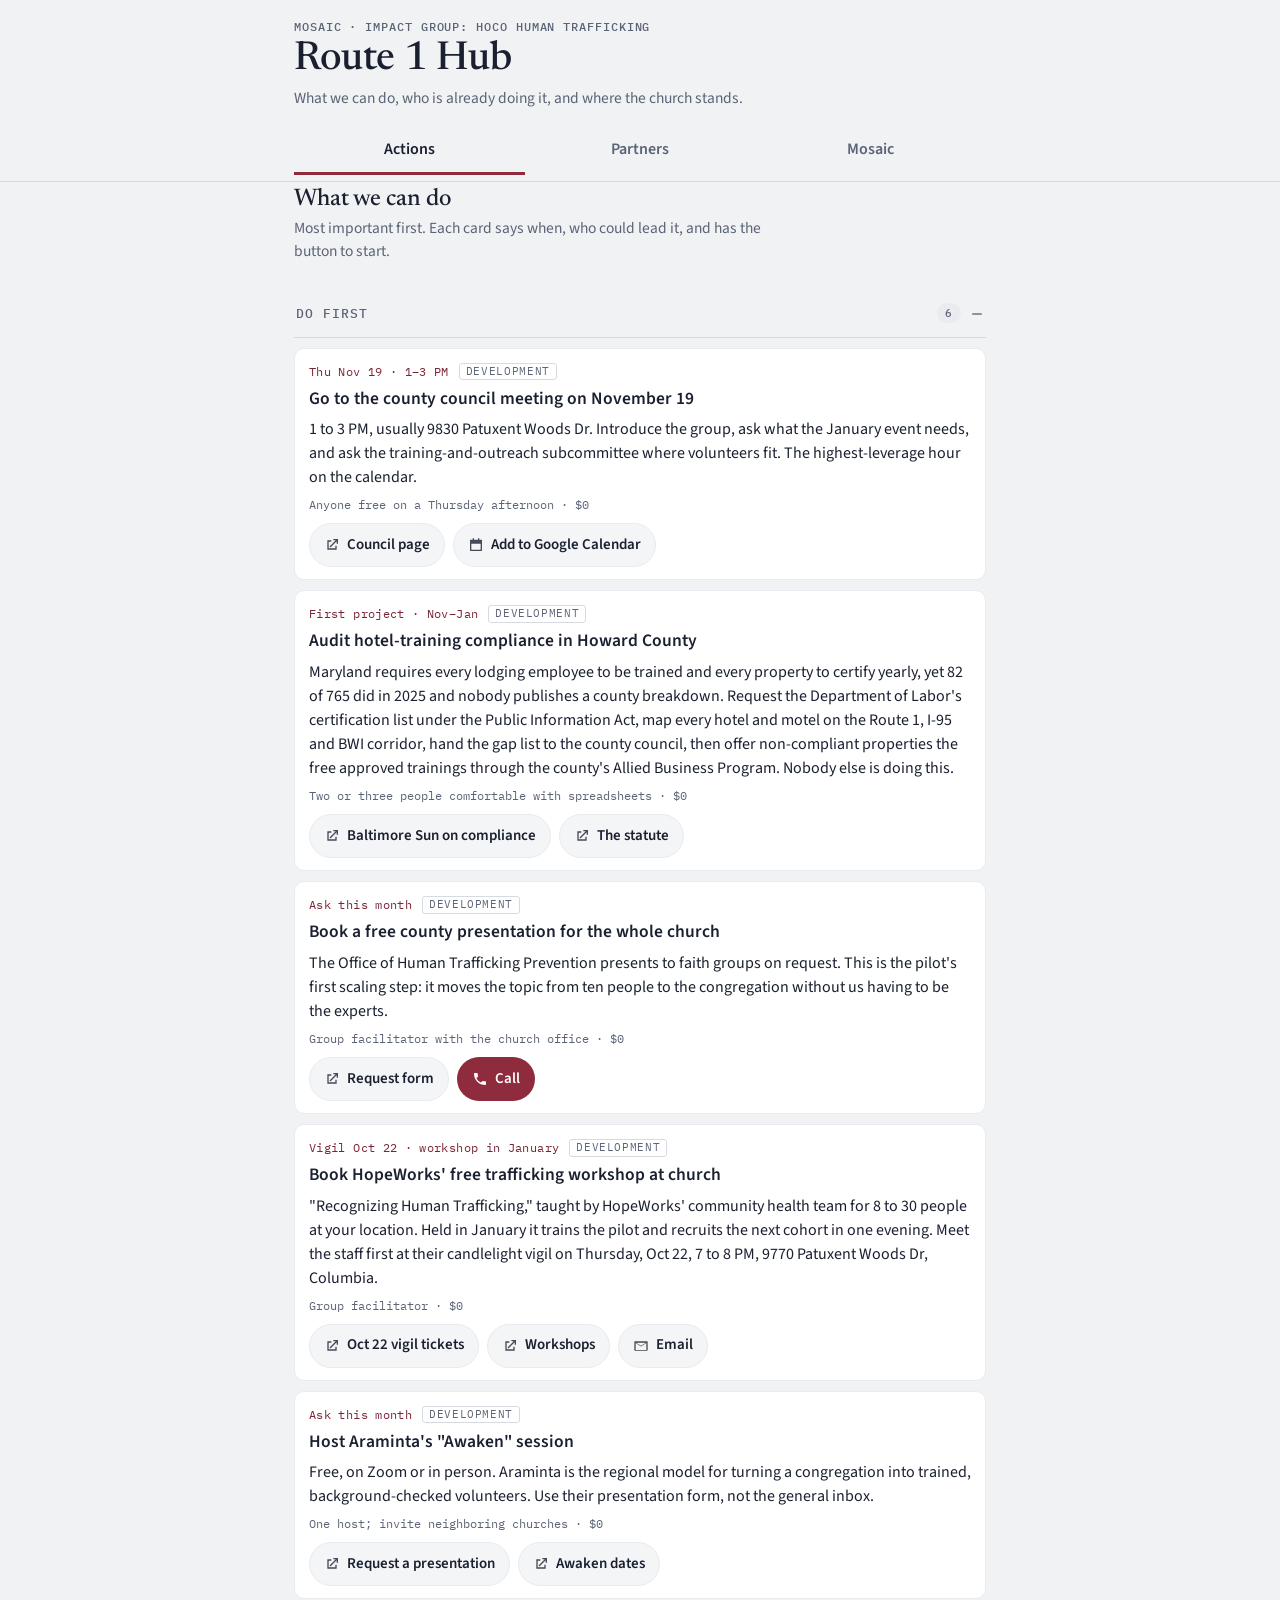
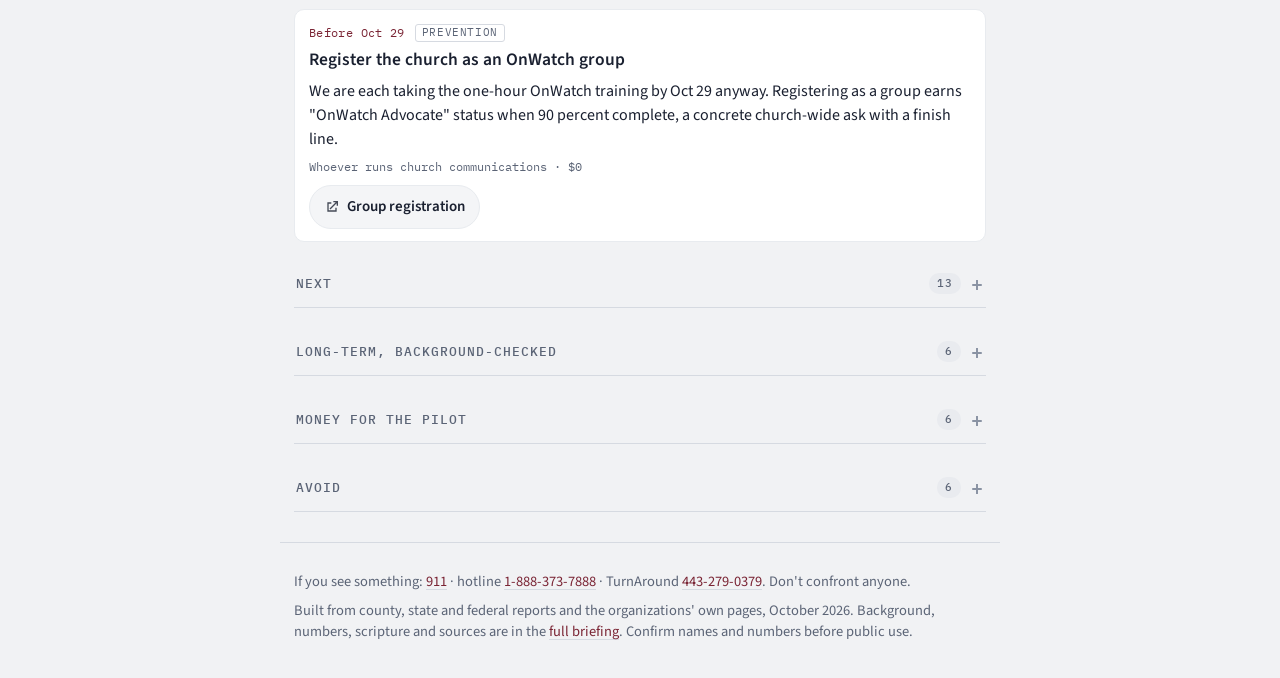
<file: index.html>
<!doctype html>
<html lang="en">
<head>
<meta charset="utf-8">
<meta name="viewport" content="width=device-width, initial-scale=1, viewport-fit=cover">
<meta name="color-scheme" content="light dark">
<meta name="theme-color" content="#F1F2F4" media="(prefers-color-scheme: light)">
<meta name="theme-color" content="#13171F" media="(prefers-color-scheme: dark)">
<meta name="robots" content="noindex">
<meta name="description" content="Actions, partners and pathways for Mosaic's Howard County anti-trafficking Impact Group.">
<style>body{margin:0;font-size:14px;font-family:system-ui,sans-serif;background:#f6f6f4}img{max-width:100%}[hidden]{display:none!important}</style>
</head>
<body>
<title>Route 1 Hub</title>
<link rel="preconnect" href="https://fonts.googleapis.com">
<link rel="stylesheet" href="https://fonts.googleapis.com/css2?family=Newsreader:ital,opsz,wght@0,6..72,400..700;1,6..72,400..600&amp;family=Source+Sans+3:wght@400;600;700&amp;family=IBM+Plex+Mono:wght@400;500&amp;display=swap">
<style>
  :root {
    color-scheme: light;
    --paper:#F1F2F4; --surface:#FFFFFF; --ink:#1A2030; --muted:#5B6476; --faint:#8A93A3;
    --rule:#D6DAE1; --rule-soft:#E8EBEF; --accent:#8E2B3C; --accent-ink:#7A2434; --accent-soft:#F7ECEE;
    --chip:#E9EBEF; --btn:#F4F5F7; --btn-ink:#1A2030; --focus:#2A5BD7;
  }
  @media (prefers-color-scheme: dark) {
    :root:not([data-theme="light"]) {
      color-scheme: dark;
      --paper:#13171F; --surface:#1B2029; --ink:#E7E9EE; --muted:#A3ABBA; --faint:#7E879A;
      --rule:#2E3542; --rule-soft:#262D39; --accent:#E0808E; --accent-ink:#EC9AA5; --accent-soft:#2B1F24;
      --chip:#262D39; --btn:#242B37; --btn-ink:#E7E9EE; --focus:#8DB0FF;
    }
  }
  :root[data-theme="dark"] {
    color-scheme: dark;
    --paper:#13171F; --surface:#1B2029; --ink:#E7E9EE; --muted:#A3ABBA; --faint:#7E879A;
    --rule:#2E3542; --rule-soft:#262D39; --accent:#E0808E; --accent-ink:#EC9AA5; --accent-soft:#2B1F24;
    --chip:#262D39; --btn:#242B37; --btn-ink:#E7E9EE; --focus:#8DB0FF;
  }
  * { box-sizing:border-box; }
  html { scroll-padding-top:64px; -webkit-text-size-adjust:100%; }
  body { margin:0; background:var(--paper); color:var(--ink); font-family:"Source Sans 3","Segoe UI",Roboto,system-ui,sans-serif; font-size:17px; line-height:1.5; -webkit-font-smoothing:antialiased; padding-bottom:env(safe-area-inset-bottom); }
  a { color:var(--accent-ink); text-decoration-color:var(--rule); text-underline-offset:3px; }
  :focus-visible { outline:2px solid var(--focus); outline-offset:2px; }
  .eyebrow { font-family:"IBM Plex Mono",ui-monospace,monospace; font-size:11.5px; letter-spacing:.08em; text-transform:uppercase; color:var(--muted); font-weight:500; }
  h1 { font-family:"Newsreader",Georgia,serif; font-weight:500; font-size:clamp(30px,7vw,40px); line-height:1.05; margin:4px 0 6px; letter-spacing:-.01em; }
  h2 { font-family:"Newsreader",Georgia,serif; font-weight:500; font-size:24px; line-height:1.15; margin:0; text-wrap:balance; }
  h3 { font-size:17.5px; font-weight:600; margin:0; line-height:1.3; text-wrap:balance; }
  p { margin:0; }
  .small { font-size:14.5px; color:var(--muted); line-height:1.45; }
  strong { font-weight:600; }
  .wrap { max-width:720px; margin:0 auto; padding:0 14px; }

  /* header */
  .top { padding:18px 0 10px; }
  .dek { font-size:15.5px; color:var(--muted); max-width:60ch; }

  /* tabs: sticky, three equal targets */
  .tabs { position:sticky; top:0; z-index:5; background:var(--paper); border-bottom:1px solid var(--rule); display:grid; grid-template-columns:repeat(3,1fr); gap:0; padding:6px 14px; }
  .tabs a { min-height:48px; display:flex; align-items:center; justify-content:center; text-decoration:none; color:var(--muted); font-weight:600; font-size:16px; border-bottom:3px solid transparent; }
  .tabs a.on { color:var(--ink); border-bottom-color:var(--accent); }
  @media (min-width:721px) { .tabs { padding:6px calc((100% - 720px)/2 + 14px); } }

  main { display:grid; gap:36px; padding-top:18px; }
  body.js main { gap:0; }
  section { display:grid; gap:12px; }
  .sec-head { display:grid; gap:4px; padding:4px 0 8px; }
  .lede { color:var(--muted); font-size:15.5px; max-width:60ch; }

  /* collapsible groups */
  details.grp { background:transparent; border:0; display:block; }
  details.grp > summary { list-style:none; cursor:pointer; min-height:48px; display:flex; align-items:center; justify-content:space-between; gap:10px; padding:8px 2px; margin:6px 0 2px; font-family:"IBM Plex Mono",ui-monospace,monospace; font-size:12.5px; letter-spacing:.08em; text-transform:uppercase; color:var(--muted); font-weight:500; border-bottom:1px solid var(--rule); }
  details.grp > summary::-webkit-details-marker { display:none; }
  details.grp > summary::after { content:"+"; font-size:20px; line-height:1; color:var(--faint); }
  details.grp[open] > summary::after { content:"–"; }
  details.grp > summary .count { font-size:11px; background:var(--chip); border-radius:10px; padding:2px 8px; color:var(--muted); margin-left:auto; }
  details.grp > .cards { padding-top:8px; }

  .cards { display:grid; gap:10px; }
  .card { background:var(--surface); border:1px solid var(--rule-soft); border-radius:10px; padding:14px 14px 12px; display:grid; gap:7px; min-width:0; }
  .card p { font-size:16px; }
  .when { font-family:"IBM Plex Mono",ui-monospace,monospace; font-size:12px; color:var(--accent-ink); letter-spacing:.03em; display:flex; flex-wrap:wrap; gap:6px 10px; align-items:center; }
  .when .stage { color:var(--muted); border:1px solid var(--rule); border-radius:3px; padding:0 6px; font-size:10.5px; text-transform:uppercase; letter-spacing:.06em; }
  .meta { font-family:"IBM Plex Mono",ui-monospace,monospace; font-size:12px; color:var(--muted); }
  .sub { font-family:"IBM Plex Mono",ui-monospace,monospace; font-size:12px; color:var(--muted); margin-top:-3px; }
  .path { font-size:16px; }

  /* button rows: the primary tap targets */
  .btns { display:flex; flex-wrap:wrap; gap:8px; padding-top:2px; }
  .btn { display:inline-flex; align-items:center; gap:7px; min-height:44px; padding:0 14px; border-radius:22px; background:var(--btn); color:var(--btn-ink); text-decoration:none; font-weight:600; font-size:15px; border:1px solid var(--rule-soft); max-width:100%; }
  .btn span { overflow-wrap:anywhere; }
  .btn svg { width:16px; height:16px; fill:currentColor; flex:0 0 auto; opacity:.8; }
  .btn.tel { background:var(--accent); color:#fff; border-color:transparent; }
  .btn.tel svg { opacity:1; }
  .btn:active { transform:translateY(1px); }

  details.more { border:0; padding:0; }
  details.more > summary { list-style:none; cursor:pointer; min-height:40px; display:inline-flex; align-items:center; font-size:14.5px; color:var(--muted); font-weight:600; }
  details.more > summary::-webkit-details-marker { display:none; }
  details.more > summary::before { content:"▸ "; color:var(--faint); }
  details.more[open] > summary::before { content:"▾ "; }
  details.more > p { font-size:15.5px; color:var(--muted); padding-top:4px; }
  details.more.tpl { background:var(--surface); border:1px solid var(--rule-soft); border-radius:10px; padding:6px 14px 10px; margin-top:10px; display:block; }
  details.more.tpl > p { padding-top:8px; }

  .avoid-list, .bullets { margin:0; padding:8px 0 0 20px; font-size:16px; display:grid; gap:6px; }
  .steps { list-style:none; margin:0; padding:8px 0 0; display:grid; gap:10px; }
  .steps li { background:var(--surface); border:1px solid var(--rule-soft); border-radius:10px; padding:12px 14px; font-size:16px; display:grid; gap:4px; }

  footer.foot { padding:28px 14px 36px; display:grid; gap:8px; border-top:1px solid var(--rule); margin-top:28px; }
  footer a[href^="tel:"] { white-space:nowrap; }

  @media (min-width:600px) { .cards { grid-template-columns:repeat(2,minmax(0,1fr)); } .card.act, .card.call { grid-column:span 1; } }
  @media (min-width:600px) { details.grp[open] > .cards .card.act { grid-column:span 2; } }
  @media print { .tabs { display:none; } main > section { display:grid !important; } details { display:block; } .card, .steps li { break-inside:avoid; } a { color:inherit; } }
  @media (prefers-reduced-motion:reduce) { .btn:active { transform:none; } }

</style>

<header class="top">
  <div class="wrap">
    <div class="eyebrow">Mosaic · Impact Group: HoCo Human Trafficking</div>
    <h1>Route 1 Hub</h1>
    <p class="dek">What we can do, who is already doing it, and where the church stands.</p>
  </div>
</header>
<nav class="tabs" aria-label="Sections">
  <a href="#actions" class="on">Actions</a><a href="#partners">Partners</a><a href="#mosaic">Mosaic</a>
</nav>

<main class="wrap">

<section id="actions">
  <div class="sec-head"><h2>What we can do</h2><p class="lede">Most important first. Each card says when, who could lead it, and has the button to start.</p></div>
<details class="grp" open><summary><span>Do first</span><span class="count">6</span></summary><div class="cards"><article class="card act"><div class="when">Thu Nov 19 · 1–3 PM <span class="stage">Development</span></div><h3>Go to the county council meeting on November 19</h3><p>1 to 3 PM, usually 9830 Patuxent Woods Dr. Introduce the group, ask what the January event needs, and ask the training-and-outreach subcommittee where volunteers fit. The highest-leverage hour on the calendar.</p><div class="meta">Anyone free on a Thursday afternoon · $0</div><div class="btns"><a class="btn link" href="https://www.howardcountymd.gov/boards-commissions/human-trafficking-prevention-coordination-council"><svg viewBox="0 0 24 24" aria-hidden="true"><path d="M14 3h7v7h-2V6.4l-9.3 9.3-1.4-1.4L17.6 5H14V3zM5 5h6v2H7v10h10v-4h2v6H5V5z"/></svg><span>Council page</span></a><a class="btn cal" href="https://calendar.google.com/calendar/render?action=TEMPLATE&amp;text=Howard%20County%20Human%20Trafficking%20Prevention%20Coordination%20Council%20%28public%29&amp;dates=20261119T180000Z/20261119T200000Z&amp;location=9830%20Patuxent%20Woods%20Dr%2C%20Columbia%2C%20MD%2021046&amp;details="><svg viewBox="0 0 24 24" aria-hidden="true"><path d="M7 2h2v2h6V2h2v2h3a1 1 0 0 1 1 1v15a1 1 0 0 1-1 1H4a1 1 0 0 1-1-1V5a1 1 0 0 1 1-1h3V2zm12 8H5v9h14v-9z"/></svg><span>Add to Google Calendar</span></a></div></article><article class="card act"><div class="when">First project · Nov–Jan <span class="stage">Development</span></div><h3>Audit hotel-training compliance in Howard County</h3><p>Maryland requires every lodging employee to be trained and every property to certify yearly, yet 82 of 765 did in 2025 and nobody publishes a county breakdown. Request the Department of Labor's certification list under the Public Information Act, map every hotel and motel on the Route 1, I-95 and BWI corridor, hand the gap list to the county council, then offer non-compliant properties the free approved trainings through the county's Allied Business Program. Nobody else is doing this.</p><div class="meta">Two or three people comfortable with spreadsheets · $0</div><div class="btns"><a class="btn link" href="https://www.baltimoresun.com/2026/09/01/human-trafficking-training-hotels/"><svg viewBox="0 0 24 24" aria-hidden="true"><path d="M14 3h7v7h-2V6.4l-9.3 9.3-1.4-1.4L17.6 5H14V3zM5 5h6v2H7v10h10v-4h2v6H5V5z"/></svg><span>Baltimore Sun on compliance</span></a><a class="btn link" href="https://mgaleg.maryland.gov/mgawebsite/Laws/StatuteText?archived=False&amp;article=gbr&amp;enactments=False&amp;section=15-210"><svg viewBox="0 0 24 24" aria-hidden="true"><path d="M14 3h7v7h-2V6.4l-9.3 9.3-1.4-1.4L17.6 5H14V3zM5 5h6v2H7v10h10v-4h2v6H5V5z"/></svg><span>The statute</span></a></div></article><article class="card act"><div class="when">Ask this month <span class="stage">Development</span></div><h3>Book a free county presentation for the whole church</h3><p>The Office of Human Trafficking Prevention presents to faith groups on request. This is the pilot's first scaling step: it moves the topic from ten people to the congregation without us having to be the experts.</p><div class="meta">Group facilitator with the church office · $0</div><div class="btns"><a class="btn link" href="https://www.howardcountymd.gov/human-trafficking-prevention"><svg viewBox="0 0 24 24" aria-hidden="true"><path d="M14 3h7v7h-2V6.4l-9.3 9.3-1.4-1.4L17.6 5H14V3zM5 5h6v2H7v10h10v-4h2v6H5V5z"/></svg><span>Request form</span></a><a class="btn tel" href="tel:+14103136558"><svg viewBox="0 0 24 24" aria-hidden="true"><path d="M6.6 10.8a15.5 15.5 0 0 0 6.6 6.6l2.2-2.2a1 1 0 0 1 1-.25c1.1.37 2.3.57 3.6.57a1 1 0 0 1 1 1V20a1 1 0 0 1-1 1A17 17 0 0 1 3 4a1 1 0 0 1 1-1h3.5a1 1 0 0 1 1 1c0 1.25.2 2.45.57 3.57a1 1 0 0 1-.25 1L6.6 10.8z"/></svg><span>Call</span></a></div></article><article class="card act"><div class="when">Vigil Oct 22 · workshop in January <span class="stage">Development</span></div><h3>Book HopeWorks' free trafficking workshop at church</h3><p>"Recognizing Human Trafficking," taught by HopeWorks' community health team for 8 to 30 people at your location. Held in January it trains the pilot and recruits the next cohort in one evening. Meet the staff first at their candlelight vigil on Thursday, Oct 22, 7 to 8 PM, 9770 Patuxent Woods Dr, Columbia.</p><div class="meta">Group facilitator · $0</div><div class="btns"><a class="btn link" href="https://www.eventbrite.com/e/domestic-violence-awareness-month-candlelight-vigil-2026-tickets-2001187684234"><svg viewBox="0 0 24 24" aria-hidden="true"><path d="M14 3h7v7h-2V6.4l-9.3 9.3-1.4-1.4L17.6 5H14V3zM5 5h6v2H7v10h10v-4h2v6H5V5z"/></svg><span>Oct 22 vigil tickets</span></a><a class="btn link" href="https://hopeworksofhc.org/workshops/"><svg viewBox="0 0 24 24" aria-hidden="true"><path d="M14 3h7v7h-2V6.4l-9.3 9.3-1.4-1.4L17.6 5H14V3zM5 5h6v2H7v10h10v-4h2v6H5V5z"/></svg><span>Workshops</span></a><a class="btn mail" href="mailto:chsevents@hopeworksofhc.org"><svg viewBox="0 0 24 24" aria-hidden="true"><path d="M3 5h18a1 1 0 0 1 1 1v12a1 1 0 0 1-1 1H3a1 1 0 0 1-1-1V6a1 1 0 0 1 1-1zm1 2.4V18h16V7.4l-8 5.2-8-5.2zM4.8 7l7.2 4.7L19.2 7H4.8z"/></svg><span>Email</span></a></div></article><article class="card act"><div class="when">Ask this month <span class="stage">Development</span></div><h3>Host Araminta's "Awaken" session</h3><p>Free, on Zoom or in person. Araminta is the regional model for turning a congregation into trained, background-checked volunteers. Use their presentation form, not the general inbox.</p><div class="meta">One host; invite neighboring churches · $0</div><div class="btns"><a class="btn link" href="https://form-usa.keela.co/request-a-presentation"><svg viewBox="0 0 24 24" aria-hidden="true"><path d="M14 3h7v7h-2V6.4l-9.3 9.3-1.4-1.4L17.6 5H14V3zM5 5h6v2H7v10h10v-4h2v6H5V5z"/></svg><span>Request a presentation</span></a><a class="btn link" href="https://www.eventbrite.com/o/araminta-63076676463"><svg viewBox="0 0 24 24" aria-hidden="true"><path d="M14 3h7v7h-2V6.4l-9.3 9.3-1.4-1.4L17.6 5H14V3zM5 5h6v2H7v10h10v-4h2v6H5V5z"/></svg><span>Awaken dates</span></a></div></article><article class="card act"><div class="when">Before Oct 29 <span class="stage">Prevention</span></div><h3>Register the church as an OnWatch group</h3><p>We are each taking the one-hour OnWatch training by Oct 29 anyway. Registering as a group earns "OnWatch Advocate" status when 90 percent complete, a concrete church-wide ask with a finish line.</p><div class="meta">Whoever runs church communications · $0</div><div class="btns"><a class="btn link" href="https://www.iamonwatch.org/groups"><svg viewBox="0 0 24 24" aria-hidden="true"><path d="M14 3h7v7h-2V6.4l-9.3 9.3-1.4-1.4L17.6 5H14V3zM5 5h6v2H7v10h10v-4h2v6H5V5z"/></svg><span>Group registration</span></a></div></article></div></details>
<details class="grp"><summary><span>Next</span><span class="count">13</span></summary><div class="cards"><article class="card act"><div class="when">Start in November <span class="stage">Relief</span></div><h3>Run the drives Araminta designed for church small groups</h3><p>Araminta's "Serve On Purpose" guide: a gift-card drive of 10 to 25 cards (rideshare, grocery, gas), "Love Bags" hygiene kits with handwritten notes, and a journal drive, dropped off by appointment. Also pantry items and holiday cards for HopeWorks and wish-list items for Catherine's Cottage. Confirm each list first.</p><div class="meta">Rotates monthly · Supplies</div><div class="btns"><a class="btn link" href="https://aramintausa.org/wp-content/uploads/2026/03/Serve-On-Purpose.pdf"><svg viewBox="0 0 24 24" aria-hidden="true"><path d="M14 3h7v7h-2V6.4l-9.3 9.3-1.4-1.4L17.6 5H14V3zM5 5h6v2H7v10h10v-4h2v6H5V5z"/></svg><span>Serve On Purpose guide</span></a><a class="btn mail" href="mailto:volunteers@aramintausa.org"><svg viewBox="0 0 24 24" aria-hidden="true"><path d="M3 5h18a1 1 0 0 1 1 1v12a1 1 0 0 1-1 1H3a1 1 0 0 1-1-1V6a1 1 0 0 1 1-1zm1 2.4V18h16V7.4l-8 5.2-8-5.2zM4.8 7l7.2 4.7L19.2 7H4.8z"/></svg><span>Email Araminta volunteers</span></a><a class="btn mail" href="mailto:ksabater@turnaroundinc.org"><svg viewBox="0 0 24 24" aria-hidden="true"><path d="M3 5h18a1 1 0 0 1 1 1v12a1 1 0 0 1-1 1H3a1 1 0 0 1-1-1V6a1 1 0 0 1 1-1zm1 2.4V18h16V7.4l-8 5.2-8-5.2zM4.8 7l7.2 4.7L19.2 7H4.8z"/></svg><span>Email TurnAround</span></a></div></article><article class="card act"><div class="when">Spring <span class="stage">Prevention</span></div><h3>Bring prevention education to The Children's Home</h3><p>Mosaic already runs a Saturday flag-football group with teenagers placed in Catonsville after abuse or neglect, exactly the population traffickers recruit. HopeWorks or Araminta could deliver prevention education there. The most natural first project the church already has access to.</p><div class="meta">The flag-football leaders with Mosaic's Local Impact Director · $0</div><div class="btns"><a class="btn link" href="https://www.thechildrenshome.net/"><svg viewBox="0 0 24 24" aria-hidden="true"><path d="M14 3h7v7h-2V6.4l-9.3 9.3-1.4-1.4L17.6 5H14V3zM5 5h6v2H7v10h10v-4h2v6H5V5z"/></svg><span>The Children's Home</span></a><a class="btn mail" href="mailto:impact@mosaicchristian.org"><svg viewBox="0 0 24 24" aria-hidden="true"><path d="M3 5h18a1 1 0 0 1 1 1v12a1 1 0 0 1-1 1H3a1 1 0 0 1-1-1V6a1 1 0 0 1 1-1zm1 2.4V18h16V7.4l-8 5.2-8-5.2zM4.8 7l7.2 4.7L19.2 7H4.8z"/></svg><span>Email Impact at Mosaic</span></a></div></article><article class="card act"><div class="when">Propose by December · event expected February <span class="stage">Development</span></div><h3>Get an anti-trafficking partner onto Mosaic's Impact Weekend roster</h3><p>Impact Weekend is billed as the best way for the congregation to meet local organizations and start year-round partnerships. The last one was late February 2026. Propose Araminta or HopeWorks for a table and a short stage slot.</p><div class="meta">Group leader with the Local Impact Director · $0</div><div class="btns"><a class="btn link" href="https://mosaicchristian.org/impact/"><svg viewBox="0 0 24 24" aria-hidden="true"><path d="M14 3h7v7h-2V6.4l-9.3 9.3-1.4-1.4L17.6 5H14V3zM5 5h6v2H7v10h10v-4h2v6H5V5z"/></svg><span>Impact at Mosaic</span></a><a class="btn mail" href="mailto:impact@mosaicchristian.org"><svg viewBox="0 0 24 24" aria-hidden="true"><path d="M3 5h18a1 1 0 0 1 1 1v12a1 1 0 0 1-1 1H3a1 1 0 0 1-1-1V6a1 1 0 0 1 1-1zm1 2.4V18h16V7.4l-8 5.2-8-5.2zM4.8 7l7.2 4.7L19.2 7H4.8z"/></svg><span>Email</span></a></div></article><article class="card act"><div class="when">Delegation hearing Mon Dec 21 · session Jan 13–Apr 12 <span class="stage">Advocacy</span></div><h3>Watch the 2027 legislative session</h3><p>Convenes Jan 13; bills must be introduced by Feb 8 (Senate) and Feb 12 (House); Crossover Day Mar 22; adjourns Apr 12. Likely re-files: the mandated-reporter bill that passed the House 133–0 and died in a Senate committee, and the grades 6–8 curriculum bill in its fifth year. Nobody has filed penalties for the hotel-training law; that is an open lane. Start with Delegate Pam Guzzone of District 13, who chairs the delegation and sponsored this year's law against illicit-massage advertising. The delegation's hearing on local bills is Dec 21 at 7 PM.</p><div class="meta">One tracker; everyone for Lobby Day · $0</div><div class="btns"><a class="btn tel" href="tel:+14108413360"><svg viewBox="0 0 24 24" aria-hidden="true"><path d="M6.6 10.8a15.5 15.5 0 0 0 6.6 6.6l2.2-2.2a1 1 0 0 1 1-.25c1.1.37 2.3.57 3.6.57a1 1 0 0 1 1 1V20a1 1 0 0 1-1 1A17 17 0 0 1 3 4a1 1 0 0 1 1-1h3.5a1 1 0 0 1 1 1c0 1.25.2 2.45.57 3.57a1 1 0 0 1-.25 1L6.6 10.8z"/></svg><span>Delegation office</span></a><a class="btn link" href="https://mgaleg.maryland.gov/mgawebsite/Legislation/SubjectIndex/humant?ys=2026RS"><svg viewBox="0 0 24 24" aria-hidden="true"><path d="M14 3h7v7h-2V6.4l-9.3 9.3-1.4-1.4L17.6 5H14V3zM5 5h6v2H7v10h10v-4h2v6H5V5z"/></svg><span>Bill index</span></a><a class="btn link" href="https://mgaleg.maryland.gov/mgawebsite/Committees/Testimony"><svg viewBox="0 0 24 24" aria-hidden="true"><path d="M14 3h7v7h-2V6.4l-9.3 9.3-1.4-1.4L17.6 5H14V3zM5 5h6v2H7v10h10v-4h2v6H5V5z"/></svg><span>Witness sign-up</span></a></div></article><article class="card act"><div class="when">Winter <span class="stage">Prevention</span></div><h3>Host a parent night on online safety and sextortion</h3><p>The schools have nothing posted. Howard County Police's community outreach division presents on sextortion and internet safety on request, and the county's Family Institute offers "Internet Safety 101 for Parents." Sextortion is the fastest-growing online threat to teenage boys.</p><div class="meta">A parent in the group · $0</div><div class="btns"><a class="btn tel" href="tel:+14103132207"><svg viewBox="0 0 24 24" aria-hidden="true"><path d="M6.6 10.8a15.5 15.5 0 0 0 6.6 6.6l2.2-2.2a1 1 0 0 1 1-.25c1.1.37 2.3.57 3.6.57a1 1 0 0 1 1 1V20a1 1 0 0 1-1 1A17 17 0 0 1 3 4a1 1 0 0 1 1-1h3.5a1 1 0 0 1 1 1c0 1.25.2 2.45.57 3.57a1 1 0 0 1-.25 1L6.6 10.8z"/></svg><span>Police outreach</span></a><a class="btn mail" href="mailto:children@howardcountymd.gov"><svg viewBox="0 0 24 24" aria-hidden="true"><path d="M3 5h18a1 1 0 0 1 1 1v12a1 1 0 0 1-1 1H3a1 1 0 0 1-1-1V6a1 1 0 0 1 1-1zm1 2.4V18h16V7.4l-8 5.2-8-5.2zM4.8 7l7.2 4.7L19.2 7H4.8z"/></svg><span>Email Family Institute</span></a><a class="btn link" href="https://www.howardcountymd.gov/police/how-prevent-sextortion"><svg viewBox="0 0 24 24" aria-hidden="true"><path d="M14 3h7v7h-2V6.4l-9.3 9.3-1.4-1.4L17.6 5H14V3zM5 5h6v2H7v10h10v-4h2v6H5V5z"/></svg><span>Police sextortion page</span></a></div></article><article class="card act"><div class="when">Applications open now <span class="stage">Development</span></div><h3>Apply for a faith seat, and for the new Interfaith Advisory Commission</h3><p>The county trafficking council reserves two seats for the faith community; applications go through the county boards page. Separately, Howard County created an Interfaith Advisory Commission in April 2026 that meets quarterly starting this fall and is accepting inaugural members.</p><div class="meta">One group member with time for bi-monthly meetings · $0</div><div class="btns"><a class="btn link" href="https://www.howardcountymd.gov/applybc"><svg viewBox="0 0 24 24" aria-hidden="true"><path d="M14 3h7v7h-2V6.4l-9.3 9.3-1.4-1.4L17.6 5H14V3zM5 5h6v2H7v10h10v-4h2v6H5V5z"/></svg><span>Apply to serve</span></a><a class="btn link" href="https://www.howardcountymd.gov/boards-commissions/interfaith-advisory-commission"><svg viewBox="0 0 24 24" aria-hidden="true"><path d="M14 3h7v7h-2V6.4l-9.3 9.3-1.4-1.4L17.6 5H14V3zM5 5h6v2H7v10h10v-4h2v6H5V5z"/></svg><span>Interfaith Advisory Commission</span></a></div></article><article class="card act"><div class="when">Mon Oct 26 · Arlington <span class="stage">Development</span></div><h3>Send two people to Shared Hope's faith pre-conference</h3><p>Monday, Oct 26, 2 to 5 PM at Grace Community Church, Ballston Quarter, Arlington. $45, and it includes the Faith in Action book, the most church-ready kit on the market. The nearest in-person faith training this fall.</p><div class="meta">Two volunteers · $45 each</div><div class="btns"><a class="btn link" href="https://scurrystreet.swoogo.com/just2026"><svg viewBox="0 0 24 24" aria-hidden="true"><path d="M14 3h7v7h-2V6.4l-9.3 9.3-1.4-1.4L17.6 5H14V3zM5 5h6v2H7v10h10v-4h2v6H5V5z"/></svg><span>Register</span></a></div></article><article class="card act"><div class="when">Any evening · free host kit <span class="stage">Prevention</span></div><h3>Host an A21 Global Freedom Summit watch night</h3><p>Free on demand with a free host kit. This year's theme is online child sexual exploitation, which pairs naturally with a parent night.</p><div class="meta">Anyone with a screen and a room · $0</div><div class="btns"><a class="btn link" href="https://www.a21.org/hostregistration"><svg viewBox="0 0 24 24" aria-hidden="true"><path d="M14 3h7v7h-2V6.4l-9.3 9.3-1.4-1.4L17.6 5H14V3zM5 5h6v2H7v10h10v-4h2v6H5V5z"/></svg><span>Host kit</span></a></div></article><article class="card act"><div class="when">Oct 17 · Nov 7 · Dec 5 · Jan 9 · 4 PM <span class="stage">Prayer</span></div><h3>Give the prayer drives a liturgy</h3><p>Oct 17, Nov 7, Dec 5, Jan 9. Psalm 10:17–18, 12:5, 82:3–4; Proverbs 24:11–12; Isaiah 58:6. Send a courtesy note to the Elkridge Community Alliance, stay on public property, and do not approach motels. Mosaic's overseer David Ross already coordinates Route 1 prayer; loop him in.</p><div class="meta">Prayer drive organizer · $0</div><div class="btns"><a class="btn link" href="https://claude.ai/code/artifact/03868202-6b8d-4640-b968-d27ec289fefe#scripture"><svg viewBox="0 0 24 24" aria-hidden="true"><path d="M14 3h7v7h-2V6.4l-9.3 9.3-1.4-1.4L17.6 5H14V3zM5 5h6v2H7v10h10v-4h2v6H5V5z"/></svg><span>Scripture list</span></a></div></article><article class="card act"><div class="when">Jan 11 · Feb 8 <span class="stage">Prevention</span></div><h3>Wear Blue Day and a Bakhita prayer night</h3><p>January 11 is the national awareness day; a two-minute announcement with the hotline number is enough. February 8 is the international day of prayer against trafficking; the Catholic sisters' toolkit is free and ecumenical, and it is a natural night to invite neighboring congregations.</p><div class="meta">Worship team · $0</div><div class="btns"><a class="btn link" href="https://www.dhs.gov/blue-campaign/wear-blue-day"><svg viewBox="0 0 24 24" aria-hidden="true"><path d="M14 3h7v7h-2V6.4l-9.3 9.3-1.4-1.4L17.6 5H14V3zM5 5h6v2H7v10h10v-4h2v6H5V5z"/></svg><span>Blue Campaign</span></a><a class="btn link" href="https://alliancetoendhumantrafficking.org/faith-resources/prayer-resources/"><svg viewBox="0 0 24 24" aria-hidden="true"><path d="M14 3h7v7h-2V6.4l-9.3 9.3-1.4-1.4L17.6 5H14V3zM5 5h6v2H7v10h10v-4h2v6H5V5z"/></svg><span>Bakhita toolkit</span></a></div></article><article class="card act"><div class="when">Advent begins Nov 29 <span class="stage">Prevention</span></div><h3>Put the topic in front of the church in Advent</h3><p>FAAST's church toolkit includes a free Advent guide, a Lent guide, two Bible studies and a children's curriculum. Advent begins November 29.</p><div class="meta">Worship or small-groups staff · $0</div><div class="btns"><a class="btn link" href="https://faastinternational.org/church-toolkit"><svg viewBox="0 0 24 24" aria-hidden="true"><path d="M14 3h7v7h-2V6.4l-9.3 9.3-1.4-1.4L17.6 5H14V3zM5 5h6v2H7v10h10v-4h2v6H5V5z"/></svg><span>FAAST church toolkit</span></a></div></article><article class="card act"><div class="when">Ongoing <span class="stage">Rehabilitation</span></div><h3>Maintain a dated local resource map</h3><p>Federal grant lapses in 2025 left referral lists stale. A living directory of housing, legal and record-relief, immigration, and language access (Spanish, Chinese, Korean, Vietnamese) would feed the county council's new data-collection tool.</p><div class="meta">One owner, quarterly refresh · $0</div><div class="btns"><a class="btn link" href="https://www.mdhumantrafficking.org/resource-library"><svg viewBox="0 0 24 24" aria-hidden="true"><path d="M14 3h7v7h-2V6.4l-9.3 9.3-1.4-1.4L17.6 5H14V3zM5 5h6v2H7v10h10v-4h2v6H5V5z"/></svg><span>Maryland Task Force resource library</span></a></div></article><article class="card act"><div class="when">Ongoing <span class="stage">Prevention</span></div><h3>Publish a rumor-response protocol for the congregation</h3><p>A one-page "we checked this" process for viral claims (zip ties, Super Bowl, "300,000 kids"). Polaris says misinformation drowns real callers; a church that models restraint is itself a prevention tool.</p><div class="meta">The group, using the checklist in Numbers · $0</div><div class="btns"><a class="btn link" href="https://polarisproject.org/human-trafficking-rumors/"><svg viewBox="0 0 24 24" aria-hidden="true"><path d="M14 3h7v7h-2V6.4l-9.3 9.3-1.4-1.4L17.6 5H14V3zM5 5h6v2H7v10h10v-4h2v6H5V5z"/></svg><span>Polaris on rumors</span></a></div></article></div></details>
<details class="grp"><summary><span>Long-term, background-checked</span><span class="count">6</span></summary><div class="cards"><article class="card act"><div class="when">Applications open Dec 1 <span class="stage">Rehabilitation</span></div><h3>HopeWorks volunteer</h3><p>Applications open December 1 for spring 2027. 18+, background check, orientation, six-month minimum. Group projects need five people and three weeks' notice; new group volunteers do not work directly with clients.</p><div class="meta">Individuals · $0</div><div class="btns"><a class="btn link" href="https://hopeworksofhc.org/volunteer/"><svg viewBox="0 0 24 24" aria-hidden="true"><path d="M14 3h7v7h-2V6.4l-9.3 9.3-1.4-1.4L17.6 5H14V3zM5 5h6v2H7v10h10v-4h2v6H5V5z"/></svg><span>Volunteer</span></a><a class="btn mail" href="mailto:kkurlychek@hopeworksofhc.org"><svg viewBox="0 0 24 24" aria-hidden="true"><path d="M3 5h18a1 1 0 0 1 1 1v12a1 1 0 0 1-1 1H3a1 1 0 0 1-1-1V6a1 1 0 0 1 1-1zm1 2.4V18h16V7.4l-8 5.2-8-5.2zM4.8 7l7.2 4.7L19.2 7H4.8z"/></svg><span>Email Kate Kurlychek</span></a></div></article><article class="card act"><div class="when">One-year commitment <span class="stage">Rehabilitation</span></div><h3>Araminta certified volunteer or mentor</h3><p>Awaken training first, then a fingerprint background check. Mentors commit one year, two outings a month, weekly contact. Survivor advocate and prayer-team roles also exist.</p><div class="meta">Individuals · $0</div><div class="btns"><a class="btn link" href="https://form-usa.keela.co/volunteer-interest-form-vif"><svg viewBox="0 0 24 24" aria-hidden="true"><path d="M14 3h7v7h-2V6.4l-9.3 9.3-1.4-1.4L17.6 5H14V3zM5 5h6v2H7v10h10v-4h2v6H5V5z"/></svg><span>Volunteer form</span></a><a class="btn link" href="https://form-usa.keela.co/volunteer-for-our-prayer-team"><svg viewBox="0 0 24 24" aria-hidden="true"><path d="M14 3h7v7h-2V6.4l-9.3 9.3-1.4-1.4L17.6 5H14V3zM5 5h6v2H7v10h10v-4h2v6H5V5z"/></svg><span>Prayer team</span></a></div></article><article class="card act"><div class="when">Ongoing <span class="stage">Rehabilitation</span></div><h3>TurnAround on-site roles, or a Human Trafficking 101 for the church</h3><p>Howard County's state-designated responder. On-site roles (helpline, pantry, front desk) need a background check and self-paced training. They also teach a "Human Trafficking 101" for churches on evenings and weekends.</p><div class="meta">Individuals; facilitator for the 101 · $0</div><div class="btns"><a class="btn link" href="https://www.turnaroundinc.org/volunteer/"><svg viewBox="0 0 24 24" aria-hidden="true"><path d="M14 3h7v7h-2V6.4l-9.3 9.3-1.4-1.4L17.6 5H14V3zM5 5h6v2H7v10h10v-4h2v6H5V5z"/></svg><span>Volunteer</span></a><a class="btn mail" href="mailto:communityengagement@turnaroundinc.org"><svg viewBox="0 0 24 24" aria-hidden="true"><path d="M3 5h18a1 1 0 0 1 1 1v12a1 1 0 0 1-1 1H3a1 1 0 0 1-1-1V6a1 1 0 0 1 1-1zm1 2.4V18h16V7.4l-8 5.2-8-5.2zM4.8 7l7.2 4.7L19.2 7H4.8z"/></svg><span>Email community engagement</span></a></div></article><article class="card act"><div class="when">Free online training <span class="stage">Prevention</span></div><h3>Shared Hope Ambassador of Hope</h3><p>Free online training, 16+, one reference letter; ambassadors present to churches, schools and civic groups. Shared Hope's DC office is on 16th Street.</p><div class="meta">Individuals who like to present · $0, optional $89 toolkit</div><div class="btns"><a class="btn link" href="https://sharedhope.org/aoh/"><svg viewBox="0 0 24 24" aria-hidden="true"><path d="M14 3h7v7h-2V6.4l-9.3 9.3-1.4-1.4L17.6 5H14V3zM5 5h6v2H7v10h10v-4h2v6H5V5z"/></svg><span>Ambassadors of Hope</span></a></div></article><article class="card act"><div class="when">Home study required <span class="stage">Prevention</span></div><h3>Howard County resource parent</h3><p>Foster care and running away are the pipeline into trafficking, and the county trains foster parents on it. Requires a home study and clearances.</p><div class="meta">Families · $0</div><div class="btns"><a class="btn tel" href="tel:+14108728839"><svg viewBox="0 0 24 24" aria-hidden="true"><path d="M6.6 10.8a15.5 15.5 0 0 0 6.6 6.6l2.2-2.2a1 1 0 0 1 1-.25c1.1.37 2.3.57 3.6.57a1 1 0 0 1 1 1V20a1 1 0 0 1-1 1A17 17 0 0 1 3 4a1 1 0 0 1 1-1h3.5a1 1 0 0 1 1 1c0 1.25.2 2.45.57 3.57a1 1 0 0 1-.25 1L6.6 10.8z"/></svg><span>Call DSS</span></a></div></article><article class="card act"><div class="when">Prince George's and Montgomery <span class="stage">Rehabilitation</span></div><h3>UMD SAFE Center volunteer</h3><p>Mentoring, tutoring, interpretation, court accompaniment for survivors in Prince George's and Montgomery; a faith-group training can be requested.</p><div class="meta">Individuals; attorneys for pro bono · $0</div><div class="btns"><a class="btn link" href="https://umdsafecenter.org/get-involved/"><svg viewBox="0 0 24 24" aria-hidden="true"><path d="M14 3h7v7h-2V6.4l-9.3 9.3-1.4-1.4L17.6 5H14V3zM5 5h6v2H7v10h10v-4h2v6H5V5z"/></svg><span>Get involved</span></a><a class="btn link" href="https://umdsafecenter.org/contact-us/request-a-training/"><svg viewBox="0 0 24 24" aria-hidden="true"><path d="M14 3h7v7h-2V6.4l-9.3 9.3-1.4-1.4L17.6 5H14V3zM5 5h6v2H7v10h10v-4h2v6H5V5z"/></svg><span>Request a training</span></a></div></article></div></details>
<details class="grp"><summary><span>Money for the pilot</span><span class="count">6</span></summary><div class="cards"><article class="card act"><div class="when">Closes Mon Nov 2 <span class="stage">Money</span></div><h3>Community Foundation of Howard County</h3><p>Community grants close Nov 2; mini grants up to $5,000 for nonprofits under five years old. Ask Dee Athey whether a church-sponsored project qualifies.</p><div class="meta">Church as applicant</div><div class="btns"><a class="btn link" href="https://cfhoco.org/2026-community-grants/"><svg viewBox="0 0 24 24" aria-hidden="true"><path d="M14 3h7v7h-2V6.4l-9.3 9.3-1.4-1.4L17.6 5H14V3zM5 5h6v2H7v10h10v-4h2v6H5V5z"/></svg><span>Grants</span></a><a class="btn tel" href="tel:+14107307840"><svg viewBox="0 0 24 24" aria-hidden="true"><path d="M6.6 10.8a15.5 15.5 0 0 0 6.6 6.6l2.2-2.2a1 1 0 0 1 1-.25c1.1.37 2.3.57 3.6.57a1 1 0 0 1 1 1V20a1 1 0 0 1-1 1A17 17 0 0 1 3 4a1 1 0 0 1 1-1h3.5a1 1 0 0 1 1 1c0 1.25.2 2.45.57 3.57a1 1 0 0 1-.25 1L6.6 10.8z"/></svg><span>Call</span></a></div></article><article class="card act"><div class="when">Closes Mon Nov 30 <span class="stage">Money</span></div><h3>Walmart Spark Good local grants</h3><p>$250 to $5,000; faith-based groups explicitly eligible. Current cycle closes Nov 30; the next opens about Feb 1.</p><div class="meta">Church as applicant</div><div class="btns"><a class="btn link" href="https://www.walmart.org/how-we-give/program-guidelines/spark-good-local-grants-guidelines"><svg viewBox="0 0 24 24" aria-hidden="true"><path d="M14 3h7v7h-2V6.4l-9.3 9.3-1.4-1.4L17.6 5H14V3zM5 5h6v2H7v10h10v-4h2v6H5V5z"/></svg><span>Guidelines</span></a></div></article><article class="card act"><div class="when">Any time · two weeks' notice <span class="stage">Money</span></div><h3>Thrivent Action Teams</h3><p>$250 seed kits for member-led projects, any time, two weeks' notice. Ask whether anyone in the congregation is a Thrivent member.</p><div class="meta">A Thrivent member</div><div class="btns"><a class="btn link" href="https://www.thrivent.com/about-us/membership/thrivent-action-teams"><svg viewBox="0 0 24 24" aria-hidden="true"><path d="M14 3h7v7h-2V6.4l-9.3 9.3-1.4-1.4L17.6 5H14V3zM5 5h6v2H7v10h10v-4h2v6H5V5z"/></svg><span>Action Teams</span></a></div></article><article class="card act"><div class="when">Expected Nov–Jan <span class="stage">Money</span></div><h3>Howard County Community Service Partnership grants</h3><p>Usually open in November or December and close in January; require a 501(c)(3) human-services nonprofit, so the church or HopeWorks would be the applicant. Join the notification list now.</p><div class="meta">Church or a partner</div><div class="btns"><a class="btn link" href="https://www.howardcountymd.gov/community-partnerships/community-service-partnership-grants-program"><svg viewBox="0 0 24 24" aria-hidden="true"><path d="M14 3h7v7h-2V6.4l-9.3 9.3-1.4-1.4L17.6 5H14V3zM5 5h6v2H7v10h10v-4h2v6H5V5z"/></svg><span>Program</span></a><a class="btn link" href="https://lp.constantcontactpages.com/sl/yVDYkX6"><svg viewBox="0 0 24 24" aria-hidden="true"><path d="M14 3h7v7h-2V6.4l-9.3 9.3-1.4-1.4L17.6 5H14V3zM5 5h6v2H7v10h10v-4h2v6H5V5z"/></svg><span>Notification list</span></a></div></article><article class="card act"><div class="when">Due May 16 <span class="stage">Money</span></div><h3>United Methodist Peace with Justice grants</h3><p>Up to $2,000, due May 16, names trafficking explicitly; ecumenical groups qualify through a Methodist partner such as Bethany or Glen Mar.</p><div class="meta">With a Methodist partner</div><div class="btns"><a class="btn link" href="https://www.bwcumc.org/ministries/love-like-jesus/peace-with-justice/"><svg viewBox="0 0 24 24" aria-hidden="true"><path d="M14 3h7v7h-2V6.4l-9.3 9.3-1.4-1.4L17.6 5H14V3zM5 5h6v2H7v10h10v-4h2v6H5V5z"/></svg><span>Grant</span></a></div></article><article class="card act"><div class="when">December <span class="stage">Money</span></div><h3>Dressember and Freedom Partners</h3><p>Dressember runs all of December through IJM and is a visible whole-church fundraiser. If the pilot wants to fund a local partner instead, pair it with a parallel ask for Araminta or HopeWorks.</p><div class="meta">Anyone</div><div class="btns"><a class="btn link" href="https://dressember.ijm.org/"><svg viewBox="0 0 24 24" aria-hidden="true"><path d="M14 3h7v7h-2V6.4l-9.3 9.3-1.4-1.4L17.6 5H14V3zM5 5h6v2H7v10h10v-4h2v6H5V5z"/></svg><span>Dressember</span></a></div></article></div></details>
<details class="grp avoid"><summary><span>Avoid</span><span class="count">6</span></summary><ul class="avoid-list"><li>Independent motel outreach or handing out hotline cards without TurnAround or the county.</li><li>Untrained street outreach.</li><li>Starting a shelter: the Nazarene church guide calls it "the grandest of actions" that "may come from a place of pride."</li><li>Showing Sound of Freedom without a correction.</li><li>Quoting "300,000 children."</li><li>Any help conditioned on religious participation; survivors describe it as a second coercion.</li></ul></details>
</section>

<section id="partners">
  <div class="sec-head"><h2>Who is already doing this</h2><p class="lede">Start with the five calls. Every card ends with the door that is open to a church group.</p></div>
  <details class="grp" open><summary><span>Call first, in this order</span><span class="count">5</span></summary><div class="cards"><article class="card call"><div class="when">Call 1</div><h3>Ashton Petta</h3><p>county Office of Human Trafficking Prevention, the gateway to everyone else. Ask for a presentation before Thanksgiving, introductions to the council's faith-seat members and HoCo AGAST, and how to be useful Nov 19.</p><div class="btns"><a class="btn mail" href="mailto:apetta@howardcountymd.gov"><svg viewBox="0 0 24 24" aria-hidden="true"><path d="M3 5h18a1 1 0 0 1 1 1v12a1 1 0 0 1-1 1H3a1 1 0 0 1-1-1V6a1 1 0 0 1 1-1zm1 2.4V18h16V7.4l-8 5.2-8-5.2zM4.8 7l7.2 4.7L19.2 7H4.8z"/></svg><span>apetta@howardcountymd.gov</span></a><a class="btn tel" href="tel:+14103136558"><svg viewBox="0 0 24 24" aria-hidden="true"><path d="M6.6 10.8a15.5 15.5 0 0 0 6.6 6.6l2.2-2.2a1 1 0 0 1 1-.25c1.1.37 2.3.57 3.6.57a1 1 0 0 1 1 1V20a1 1 0 0 1-1 1A17 17 0 0 1 3 4a1 1 0 0 1 1-1h3.5a1 1 0 0 1 1 1c0 1.25.2 2.45.57 3.57a1 1 0 0 1-.25 1L6.6 10.8z"/></svg><span>410-313-6558</span></a></div></article><article class="card call"><div class="when">Call 2</div><h3>Araminta</h3><p>Ask them to present, register six to ten of us for Awaken, and connect us with church partnerships and the prayer team.</p><div class="btns"><a class="btn link" href="https://form-usa.keela.co/request-a-presentation"><svg viewBox="0 0 24 24" aria-hidden="true"><path d="M14 3h7v7h-2V6.4l-9.3 9.3-1.4-1.4L17.6 5H14V3zM5 5h6v2H7v10h10v-4h2v6H5V5z"/></svg><span>Presentation form</span></a><a class="btn tel" href="tel:+14439340003"><svg viewBox="0 0 24 24" aria-hidden="true"><path d="M6.6 10.8a15.5 15.5 0 0 0 6.6 6.6l2.2-2.2a1 1 0 0 1 1-.25c1.1.37 2.3.57 3.6.57a1 1 0 0 1 1 1V20a1 1 0 0 1-1 1A17 17 0 0 1 3 4a1 1 0 0 1 1-1h3.5a1 1 0 0 1 1 1c0 1.25.2 2.45.57 3.57a1 1 0 0 1-.25 1L6.6 10.8z"/></svg><span>443-934-0003</span></a></div></article><article class="card call"><div class="when">Call 3</div><h3>Salvation Army Central Maryland</h3><p>Jaleesa Thomas and Nina Christian. Ask for Catherine's Cottage's top three needs this quarter and whether they take church teams. Extension 50110.</p><div class="btns"><a class="btn tel" href="tel:+14107832920"><svg viewBox="0 0 24 24" aria-hidden="true"><path d="M6.6 10.8a15.5 15.5 0 0 0 6.6 6.6l2.2-2.2a1 1 0 0 1 1-.25c1.1.37 2.3.57 3.6.57a1 1 0 0 1 1 1V20a1 1 0 0 1-1 1A17 17 0 0 1 3 4a1 1 0 0 1 1-1h3.5a1 1 0 0 1 1 1c0 1.25.2 2.45.57 3.57a1 1 0 0 1-.25 1L6.6 10.8z"/></svg><span>410-783-2920</span></a></div></article><article class="card call"><div class="when">Call 4</div><h3>FAAST</h3><p>Ask to join as a $100 affiliate, which Maryland churches are members, and whether a caregiver training could be hosted here.</p><div class="btns"><a class="btn mail" href="mailto:faast@faastinternational.org"><svg viewBox="0 0 24 24" aria-hidden="true"><path d="M3 5h18a1 1 0 0 1 1 1v12a1 1 0 0 1-1 1H3a1 1 0 0 1-1-1V6a1 1 0 0 1 1-1zm1 2.4V18h16V7.4l-8 5.2-8-5.2zM4.8 7l7.2 4.7L19.2 7H4.8z"/></svg><span>faast@faastinternational.org</span></a></div></article><article class="card call"><div class="when">Call 5</div><h3>Sara Cochran, HoCo AGAST</h3><p>Ask how a church group plugs into the Compassion Brigade and what churches should not do. Reach her through Ashton Petta, or on Facebook.</p><div class="btns"><a class="btn link" href="https://www.facebook.com/HoCoAGAST/"><svg viewBox="0 0 24 24" aria-hidden="true"><path d="M14 3h7v7h-2V6.4l-9.3 9.3-1.4-1.4L17.6 5H14V3zM5 5h6v2H7v10h10v-4h2v6H5V5z"/></svg><span>Facebook</span></a></div></article></div>
    <details class="more tpl"><summary>An introduction that works</summary>
      <p class="small">Subject: New Howard County church group, request for a conversation</p>
      <p>Hello [name]. I'm [name], coordinating a new small group at Mosaic Christian Church in Elkridge focused on human trafficking. We're [number] adults in Clarksville, Columbia and Elkridge who want to learn before we act, and to serve alongside organizations already doing the work rather than start something parallel. Would you have twenty minutes in the next few weeks to tell us how churches most usefully support [organization]: training, prayer, tangible needs, or advocacy? We're also glad to [host a presentation / register for your training / join as an affiliate]. Thank you for the work you're already doing.</p>
    </details>
  </details>
<details class="grp"><summary><span>Howard County government</span><span class="count">6</span></summary><div class="cards"><article class="card org"><h3>Office of Human Trafficking Prevention</h3><div class="sub">County · since 2017</div><p class="path"><strong>Open to us:</strong> Free presentations to faith groups. Ashton Petta, manager, is the gateway to everyone below.</p><div class="btns"><a class="btn tel" href="tel:+14103136558"><svg viewBox="0 0 24 24" aria-hidden="true"><path d="M6.6 10.8a15.5 15.5 0 0 0 6.6 6.6l2.2-2.2a1 1 0 0 1 1-.25c1.1.37 2.3.57 3.6.57a1 1 0 0 1 1 1V20a1 1 0 0 1-1 1A17 17 0 0 1 3 4a1 1 0 0 1 1-1h3.5a1 1 0 0 1 1 1c0 1.25.2 2.45.57 3.57a1 1 0 0 1-.25 1L6.6 10.8z"/></svg><span>410-313-6558</span></a><a class="btn mail" href="mailto:ohtp@howardcountymd.gov"><svg viewBox="0 0 24 24" aria-hidden="true"><path d="M3 5h18a1 1 0 0 1 1 1v12a1 1 0 0 1-1 1H3a1 1 0 0 1-1-1V6a1 1 0 0 1 1-1zm1 2.4V18h16V7.4l-8 5.2-8-5.2zM4.8 7l7.2 4.7L19.2 7H4.8z"/></svg><span>ohtp@howardcountymd.gov</span></a><a class="btn link" href="https://www.howardcountymd.gov/human-trafficking-prevention"><svg viewBox="0 0 24 24" aria-hidden="true"><path d="M14 3h7v7h-2V6.4l-9.3 9.3-1.4-1.4L17.6 5H14V3zM5 5h6v2H7v10h10v-4h2v6H5V5z"/></svg><span>County page</span></a></div><details class="more"><summary>About</summary><p>County lead on sex and labor trafficking; staffs the council; multilingual fliers; Allied Business Program for hotels and shops.</p></details></article><article class="card org"><h3>Human Trafficking Prevention Coordination Council</h3><div class="sub">County law CB 52-2019 · 19–23 members</div><p class="path"><strong>Open to us:</strong> Public meetings every other month, 1 to 3 PM; next Nov 19. Faith-seat applications through the county boards page.</p><div class="btns"><a class="btn link" href="https://www.howardcountymd.gov/boards-commissions/human-trafficking-prevention-coordination-council"><svg viewBox="0 0 24 24" aria-hidden="true"><path d="M14 3h7v7h-2V6.4l-9.3 9.3-1.4-1.4L17.6 5H14V3zM5 5h6v2H7v10h10v-4h2v6H5V5z"/></svg><span>Council page</span></a><a class="btn link" href="https://www.howardcountymd.gov/applybc"><svg viewBox="0 0 24 24" aria-hidden="true"><path d="M14 3h7v7h-2V6.4l-9.3 9.3-1.4-1.4L17.6 5H14V3zM5 5h6v2H7v10h10v-4h2v6H5V5z"/></svg><span>Apply to serve</span></a></div><details class="more"><summary>About</summary><p>Police, State's Attorney, social services, schools, HopeWorks, a survivor leader, HoCo AGAST, two faith seats. Vice chair Fr. Travis K. Smith.</p></details></article><article class="card org"><h3>Howard County Delegation</h3><div class="sub">State legislators</div><p class="path"><strong>Open to us:</strong> Public hearing on 2027 local bills Dec 21, 7 PM. Written testimony through a free MyMGA account.</p><div class="btns"><a class="btn tel" href="tel:+14108413360"><svg viewBox="0 0 24 24" aria-hidden="true"><path d="M6.6 10.8a15.5 15.5 0 0 0 6.6 6.6l2.2-2.2a1 1 0 0 1 1-.25c1.1.37 2.3.57 3.6.57a1 1 0 0 1 1 1V20a1 1 0 0 1-1 1A17 17 0 0 1 3 4a1 1 0 0 1 1-1h3.5a1 1 0 0 1 1 1c0 1.25.2 2.45.57 3.57a1 1 0 0 1-.25 1L6.6 10.8z"/></svg><span>410-841-3360</span></a><a class="btn link" href="https://www.howardcountymd.gov/state-delegation"><svg viewBox="0 0 24 24" aria-hidden="true"><path d="M14 3h7v7h-2V6.4l-9.3 9.3-1.4-1.4L17.6 5H14V3zM5 5h6v2H7v10h10v-4h2v6H5V5z"/></svg><span>Delegation page</span></a></div><details class="more"><summary>About</summary><p>Delegate Pam Guzzone (District 13) chairs it and sponsored this year's illicit-massage advertising law; Delegate Terri Hill co-sponsored several trafficking bills; Delegate Jessica Feldmark sits on the committee that hears the school-curriculum bill.</p></details></article><article class="card org"><h3>Howard County Police community outreach</h3><div class="sub">County</div><p class="path"><strong>Open to us:</strong> Request a presentation for a parent night; ask about the next academy cohort.</p><div class="btns"><a class="btn tel" href="tel:+14103132207"><svg viewBox="0 0 24 24" aria-hidden="true"><path d="M6.6 10.8a15.5 15.5 0 0 0 6.6 6.6l2.2-2.2a1 1 0 0 1 1-.25c1.1.37 2.3.57 3.6.57a1 1 0 0 1 1 1V20a1 1 0 0 1-1 1A17 17 0 0 1 3 4a1 1 0 0 1 1-1h3.5a1 1 0 0 1 1 1c0 1.25.2 2.45.57 3.57a1 1 0 0 1-.25 1L6.6 10.8z"/></svg><span>410-313-2207</span></a><a class="btn mail" href="mailto:HCPDOutreach@howardcountymd.gov"><svg viewBox="0 0 24 24" aria-hidden="true"><path d="M3 5h18a1 1 0 0 1 1 1v12a1 1 0 0 1-1 1H3a1 1 0 0 1-1-1V6a1 1 0 0 1 1-1zm1 2.4V18h16V7.4l-8 5.2-8-5.2zM4.8 7l7.2 4.7L19.2 7H4.8z"/></svg><span>HCPDOutreach@howardcountymd.gov</span></a><a class="btn link" href="https://www.howardcountymd.gov/police/get-involved"><svg viewBox="0 0 24 24" aria-hidden="true"><path d="M14 3h7v7h-2V6.4l-9.3 9.3-1.4-1.4L17.6 5H14V3zM5 5h6v2H7v10h10v-4h2v6H5V5z"/></svg><span>Get involved</span></a></div><details class="more"><summary>About</summary><p>Presentations on trafficking, sextortion and internet safety, case by case; a free 12-week Citizens Police Academy includes a trafficking module.</p></details></article><article class="card org"><h3>Interfaith Advisory Commission</h3><div class="sub">County · created April 2026</div><p class="path"><strong>Open to us:</strong> Inaugural-member applications are open. A faith voice on trafficking belongs here.</p><div class="btns"><a class="btn link" href="https://www.howardcountymd.gov/boards-commissions/interfaith-advisory-commission"><svg viewBox="0 0 24 24" aria-hidden="true"><path d="M14 3h7v7h-2V6.4l-9.3 9.3-1.4-1.4L17.6 5H14V3zM5 5h6v2H7v10h10v-4h2v6H5V5z"/></svg><span>Commission page</span></a></div><details class="more"><summary>About</summary><p>New quarterly commission under the Office of Human Rights and Equity.</p></details></article><article class="card org"><h3>Maryland Human Trafficking Task Force</h3><div class="sub">Statewide · led by the US Attorney</div><p class="path"><strong>Open to us:</strong> Join a committee; attend Lobby Day; a recorded January 2026 session explains how local task forces work.</p><div class="btns"><a class="btn link" href="https://www.mdhumantrafficking.org/"><svg viewBox="0 0 24 24" aria-hidden="true"><path d="M14 3h7v7h-2V6.4l-9.3 9.3-1.4-1.4L17.6 5H14V3zM5 5h6v2H7v10h10v-4h2v6H5V5z"/></svg><span>Task Force</span></a><a class="btn link" href="https://www.mdhumantrafficking.org/resource-library"><svg viewBox="0 0 24 24" aria-hidden="true"><path d="M14 3h7v7h-2V6.4l-9.3 9.3-1.4-1.4L17.6 5H14V3zM5 5h6v2H7v10h10v-4h2v6H5V5z"/></svg><span>Resource library</span></a></div><details class="more"><summary>About</summary><p>The statewide coalition; legislative committee runs an annual Lobby Day in Annapolis; resource library with recorded trainings.</p></details></article></div></details>
<details class="grp"><summary><span>Local responders</span><span class="count">6</span></summary><div class="cards"><article class="card org"><h3>TurnAround, Inc.</h3><div class="sub">Howard County's state-designated responder · Columbia office</div><p class="path"><strong>Open to us:</strong> Supply drives, event volunteers, on-site roles, and a "Human Trafficking 101" for churches. Hiring a Howard County outreach coordinator.</p><div class="btns"><a class="btn tel" href="tel:+14432790379"><svg viewBox="0 0 24 24" aria-hidden="true"><path d="M6.6 10.8a15.5 15.5 0 0 0 6.6 6.6l2.2-2.2a1 1 0 0 1 1-.25c1.1.37 2.3.57 3.6.57a1 1 0 0 1 1 1V20a1 1 0 0 1-1 1A17 17 0 0 1 3 4a1 1 0 0 1 1-1h3.5a1 1 0 0 1 1 1c0 1.25.2 2.45.57 3.57a1 1 0 0 1-.25 1L6.6 10.8z"/></svg><span>24/7 443-279-0379</span></a><a class="btn mail" href="mailto:ksabater@turnaroundinc.org"><svg viewBox="0 0 24 24" aria-hidden="true"><path d="M3 5h18a1 1 0 0 1 1 1v12a1 1 0 0 1-1 1H3a1 1 0 0 1-1-1V6a1 1 0 0 1 1-1zm1 2.4V18h16V7.4l-8 5.2-8-5.2zM4.8 7l7.2 4.7L19.2 7H4.8z"/></svg><span>ksabater@turnaroundinc.org</span></a><a class="btn mail" href="mailto:communityengagement@turnaroundinc.org"><svg viewBox="0 0 24 24" aria-hidden="true"><path d="M3 5h18a1 1 0 0 1 1 1v12a1 1 0 0 1-1 1H3a1 1 0 0 1-1-1V6a1 1 0 0 1 1-1zm1 2.4V18h16V7.4l-8 5.2-8-5.2zM4.8 7l7.2 4.7L19.2 7H4.8z"/></svg><span>communityengagement@turnaroundinc.org</span></a><a class="btn link" href="https://www.turnaroundinc.org"><svg viewBox="0 0 24 24" aria-hidden="true"><path d="M14 3h7v7h-2V6.4l-9.3 9.3-1.4-1.4L17.6 5H14V3zM5 5h6v2H7v10h10v-4h2v6H5V5z"/></svg><span>turnaroundinc.org</span></a></div><details class="more"><summary>About</summary><p>Drop-in, street outreach, shelter, free trauma therapy, legal advocacy; regional navigator for anyone under 24 suspected of being trafficked (Julie Harrison).</p></details></article><article class="card org"><h3>HopeWorks of Howard County</h3><div class="sub">Columbia · executive director Ngozi Obineme</div><p class="path"><strong>Open to us:</strong> Free "Recognizing Human Trafficking" workshop for 8 to 30 at your location; pantry and gift-card drives now; volunteer applications open Dec 1.</p><div class="btns"><a class="btn tel" href="tel:+14109972272"><svg viewBox="0 0 24 24" aria-hidden="true"><path d="M6.6 10.8a15.5 15.5 0 0 0 6.6 6.6l2.2-2.2a1 1 0 0 1 1-.25c1.1.37 2.3.57 3.6.57a1 1 0 0 1 1 1V20a1 1 0 0 1-1 1A17 17 0 0 1 3 4a1 1 0 0 1 1-1h3.5a1 1 0 0 1 1 1c0 1.25.2 2.45.57 3.57a1 1 0 0 1-.25 1L6.6 10.8z"/></svg><span>24-hr 410-997-2272</span></a><a class="btn mail" href="mailto:chsevents@hopeworksofhc.org"><svg viewBox="0 0 24 24" aria-hidden="true"><path d="M3 5h18a1 1 0 0 1 1 1v12a1 1 0 0 1-1 1H3a1 1 0 0 1-1-1V6a1 1 0 0 1 1-1zm1 2.4V18h16V7.4l-8 5.2-8-5.2zM4.8 7l7.2 4.7L19.2 7H4.8z"/></svg><span>chsevents@hopeworksofhc.org</span></a><a class="btn mail" href="mailto:kkurlychek@hopeworksofhc.org"><svg viewBox="0 0 24 24" aria-hidden="true"><path d="M3 5h18a1 1 0 0 1 1 1v12a1 1 0 0 1-1 1H3a1 1 0 0 1-1-1V6a1 1 0 0 1 1-1zm1 2.4V18h16V7.4l-8 5.2-8-5.2zM4.8 7l7.2 4.7L19.2 7H4.8z"/></svg><span>kkurlychek@hopeworksofhc.org</span></a><a class="btn link" href="https://hopeworksofhc.org"><svg viewBox="0 0 24 24" aria-hidden="true"><path d="M14 3h7v7h-2V6.4l-9.3 9.3-1.4-1.4L17.6 5H14V3zM5 5h6v2H7v10h10v-4h2v6H5V5z"/></svg><span>hopeworksofhc.org</span></a></div><details class="more"><summary>About</summary><p>Sexual and intimate-partner violence center that also serves trafficking survivors; monthly trafficking peer-support group; counseling.</p></details></article><article class="card org"><h3>Catherine's Cottage</h3><div class="sub">Salvation Army · Baltimore</div><p class="path"><strong>Open to us:</strong> Wish-list drives; a speaker; ask what they need this quarter. It is a secure house; do not ask to visit.</p><div class="btns"><a class="btn tel" href="tel:+14107832920"><svg viewBox="0 0 24 24" aria-hidden="true"><path d="M6.6 10.8a15.5 15.5 0 0 0 6.6 6.6l2.2-2.2a1 1 0 0 1 1-.25c1.1.37 2.3.57 3.6.57a1 1 0 0 1 1 1V20a1 1 0 0 1-1 1A17 17 0 0 1 3 4a1 1 0 0 1 1-1h3.5a1 1 0 0 1 1 1c0 1.25.2 2.45.57 3.57a1 1 0 0 1-.25 1L6.6 10.8z"/></svg><span>410-783-2920 ext. 50110</span></a><a class="btn tel" href="tel:+14436563376"><svg viewBox="0 0 24 24" aria-hidden="true"><path d="M6.6 10.8a15.5 15.5 0 0 0 6.6 6.6l2.2-2.2a1 1 0 0 1 1-.25c1.1.37 2.3.57 3.6.57a1 1 0 0 1 1 1V20a1 1 0 0 1-1 1A17 17 0 0 1 3 4a1 1 0 0 1 1-1h3.5a1 1 0 0 1 1 1c0 1.25.2 2.45.57 3.57a1 1 0 0 1-.25 1L6.6 10.8z"/></svg><span>Ellicott City 443-656-3376</span></a><a class="btn link" href="https://sa-md.org/centralmaryland/anti-human-trafficking/"><svg viewBox="0 0 24 24" aria-hidden="true"><path d="M14 3h7v7h-2V6.4l-9.3 9.3-1.4-1.4L17.6 5H14V3zM5 5h6v2H7v10h10v-4h2v6H5V5z"/></svg><span>Program page</span></a></div><details class="more"><summary>About</summary><p>Maryland's only emergency shelter exclusively for adult trafficking survivors, since 2017. Program manager Jaleesa Thomas; a Salvation Army family-services office sits in Ellicott City (Sue Hunt).</p></details></article><article class="card org"><h3>Grassroots Crisis Intervention</h3><div class="sub">Columbia · day resource center in Jessup on Route 1</div><p class="path"><strong>Open to us:</strong> Library drop-ins (Elkridge Branch, second Wednesdays 10 to 1); day-center shifts; drives.</p><div class="btns"><a class="btn tel" href="tel:+14105316677"><svg viewBox="0 0 24 24" aria-hidden="true"><path d="M6.6 10.8a15.5 15.5 0 0 0 6.6 6.6l2.2-2.2a1 1 0 0 1 1-.25c1.1.37 2.3.57 3.6.57a1 1 0 0 1 1 1V20a1 1 0 0 1-1 1A17 17 0 0 1 3 4a1 1 0 0 1 1-1h3.5a1 1 0 0 1 1 1c0 1.25.2 2.45.57 3.57a1 1 0 0 1-.25 1L6.6 10.8z"/></svg><span>24-hr 410-531-6677</span></a><a class="btn mail" href="mailto:kathyp@grassrootscrisis.org"><svg viewBox="0 0 24 24" aria-hidden="true"><path d="M3 5h18a1 1 0 0 1 1 1v12a1 1 0 0 1-1 1H3a1 1 0 0 1-1-1V6a1 1 0 0 1 1-1zm1 2.4V18h16V7.4l-8 5.2-8-5.2zM4.8 7l7.2 4.7L19.2 7H4.8z"/></svg><span>kathyp@grassrootscrisis.org</span></a><a class="btn link" href="https://grassrootscrisis.org/volunteer/"><svg viewBox="0 0 24 24" aria-hidden="true"><path d="M14 3h7v7h-2V6.4l-9.3 9.3-1.4-1.4L17.6 5H14V3zM5 5h6v2H7v10h10v-4h2v6H5V5z"/></svg><span>Volunteer</span></a></div><details class="more"><summary>About</summary><p>Crisis center and homeless services; already on Mosaic's referral list; one of four partners the county names for volunteering.</p></details></article><article class="card org"><h3>Esperanza Center</h3><div class="sub">Catholic Charities · Baltimore</div><p class="path"><strong>Open to us:</strong> Referral partner for labor-trafficking cases; victim-services line.</p><div class="btns"><a class="btn tel" href="tel:+16676002906"><svg viewBox="0 0 24 24" aria-hidden="true"><path d="M6.6 10.8a15.5 15.5 0 0 0 6.6 6.6l2.2-2.2a1 1 0 0 1 1-.25c1.1.37 2.3.57 3.6.57a1 1 0 0 1 1 1V20a1 1 0 0 1-1 1A17 17 0 0 1 3 4a1 1 0 0 1 1-1h3.5a1 1 0 0 1 1 1c0 1.25.2 2.45.57 3.57a1 1 0 0 1-.25 1L6.6 10.8z"/></svg><span>667-600-2906</span></a><a class="btn link" href="https://cc-md.org/programs/esperanza-center/"><svg viewBox="0 0 24 24" aria-hidden="true"><path d="M14 3h7v7h-2V6.4l-9.3 9.3-1.4-1.4L17.6 5H14V3zM5 5h6v2H7v10h10v-4h2v6H5V5z"/></svg><span>Esperanza Center</span></a></div><details class="more"><summary>About</summary><p>Federally funded case management and legal help for immigrant trafficking victims.</p></details></article><article class="card org"><h3>UMD SAFE Center</h3><div class="sub">College Park · serves Prince George's and Montgomery</div><p class="path"><strong>Open to us:</strong> Request a faith-group training; donation-drive toolkit; long-term volunteer roles.</p><div class="btns"><a class="btn tel" href="tel:+13013147233"><svg viewBox="0 0 24 24" aria-hidden="true"><path d="M6.6 10.8a15.5 15.5 0 0 0 6.6 6.6l2.2-2.2a1 1 0 0 1 1-.25c1.1.37 2.3.57 3.6.57a1 1 0 0 1 1 1V20a1 1 0 0 1-1 1A17 17 0 0 1 3 4a1 1 0 0 1 1-1h3.5a1 1 0 0 1 1 1c0 1.25.2 2.45.57 3.57a1 1 0 0 1-.25 1L6.6 10.8z"/></svg><span>301-314-7233</span></a><a class="btn link" href="https://umdsafecenter.org/contact-us/request-a-training/"><svg viewBox="0 0 24 24" aria-hidden="true"><path d="M14 3h7v7h-2V6.4l-9.3 9.3-1.4-1.4L17.6 5H14V3zM5 5h6v2H7v10h10v-4h2v6H5V5z"/></svg><span>Request a training</span></a></div><details class="more"><summary>About</summary><p>Case management, legal, mental health, economic empowerment; research; wrote Prince George's contractor anti-trafficking ordinance.</p></details></article></div></details>
<details class="grp"><summary><span>Faith-based organizations</span><span class="count">10</span></summary><div class="cards"><article class="card org"><h3>Araminta Freedom Initiative</h3><div class="sub">Baltimore · Christian, church-mobilizing · executive director Rhonda Sanco</div><p class="path"><strong>Open to us:</strong> Free "Awaken" talk, then training, then fingerprinted volunteer roles. A drives guide written for church small groups. Zoom prayer team Mondays and Wednesdays at noon.</p><div class="btns"><a class="btn link" href="https://form-usa.keela.co/request-a-presentation"><svg viewBox="0 0 24 24" aria-hidden="true"><path d="M14 3h7v7h-2V6.4l-9.3 9.3-1.4-1.4L17.6 5H14V3zM5 5h6v2H7v10h10v-4h2v6H5V5z"/></svg><span>Request a presentation</span></a><a class="btn tel" href="tel:+14439340003"><svg viewBox="0 0 24 24" aria-hidden="true"><path d="M6.6 10.8a15.5 15.5 0 0 0 6.6 6.6l2.2-2.2a1 1 0 0 1 1-.25c1.1.37 2.3.57 3.6.57a1 1 0 0 1 1 1V20a1 1 0 0 1-1 1A17 17 0 0 1 3 4a1 1 0 0 1 1-1h3.5a1 1 0 0 1 1 1c0 1.25.2 2.45.57 3.57a1 1 0 0 1-.25 1L6.6 10.8z"/></svg><span>443-934-0003</span></a><a class="btn mail" href="mailto:contact@aramintafreedom.org"><svg viewBox="0 0 24 24" aria-hidden="true"><path d="M3 5h18a1 1 0 0 1 1 1v12a1 1 0 0 1-1 1H3a1 1 0 0 1-1-1V6a1 1 0 0 1 1-1zm1 2.4V18h16V7.4l-8 5.2-8-5.2zM4.8 7l7.2 4.7L19.2 7H4.8z"/></svg><span>contact@aramintafreedom.org</span></a><a class="btn mail" href="mailto:volunteers@aramintausa.org"><svg viewBox="0 0 24 24" aria-hidden="true"><path d="M3 5h18a1 1 0 0 1 1 1v12a1 1 0 0 1-1 1H3a1 1 0 0 1-1-1V6a1 1 0 0 1 1-1zm1 2.4V18h16V7.4l-8 5.2-8-5.2zM4.8 7l7.2 4.7L19.2 7H4.8z"/></svg><span>volunteers@aramintausa.org</span></a></div><details class="more"><summary>About</summary><p>Prevents child sex trafficking; mentoring and clinical care; the region's model for turning congregations into trained volunteers. Volunteer manager Pascale Lebrun-Gay.</p></details></article><article class="card org"><h3>FAAST</h3><div class="sub">Faith Alliance Against Slavery and Trafficking · Towson</div><p class="path"><strong>Open to us:</strong> $100-a-year church affiliate; Freedom Sunday any Sunday; host a caregiver training locally.</p><div class="btns"><a class="btn mail" href="mailto:faast@faastinternational.org"><svg viewBox="0 0 24 24" aria-hidden="true"><path d="M3 5h18a1 1 0 0 1 1 1v12a1 1 0 0 1-1 1H3a1 1 0 0 1-1-1V6a1 1 0 0 1 1-1zm1 2.4V18h16V7.4l-8 5.2-8-5.2zM4.8 7l7.2 4.7L19.2 7H4.8z"/></svg><span>faast@faastinternational.org</span></a><a class="btn link" href="https://faastinternational.org/church-toolkit"><svg viewBox="0 0 24 24" aria-hidden="true"><path d="M14 3h7v7h-2V6.4l-9.3 9.3-1.4-1.4L17.6 5H14V3zM5 5h6v2H7v10h10v-4h2v6H5V5z"/></svg><span>Church toolkit</span></a></div><details class="more"><summary>About</summary><p>Publishes Hands That Heal, the standard faith-based caregiver curriculum, plus a free church toolkit. Members include the Salvation Army and World Relief; no Maryland church yet.</p></details></article><article class="card org"><h3>Alliance to End Human Trafficking</h3><div class="sub">Catholic sisters' network · national</div><p class="path"><strong>Open to us:</strong> Request a speaker with four weeks' notice; use the free prayer and study resources.</p><div class="btns"><a class="btn link" href="https://alliancetoendhumantrafficking.org/speaker-request/"><svg viewBox="0 0 24 24" aria-hidden="true"><path d="M14 3h7v7h-2V6.4l-9.3 9.3-1.4-1.4L17.6 5H14V3zM5 5h6v2H7v10h10v-4h2v6H5V5z"/></svg><span>Speaker request</span></a><a class="btn tel" href="tel:+12673327768"><svg viewBox="0 0 24 24" aria-hidden="true"><path d="M6.6 10.8a15.5 15.5 0 0 0 6.6 6.6l2.2-2.2a1 1 0 0 1 1-.25c1.1.37 2.3.57 3.6.57a1 1 0 0 1 1 1V20a1 1 0 0 1-1 1A17 17 0 0 1 3 4a1 1 0 0 1 1-1h3.5a1 1 0 0 1 1 1c0 1.25.2 2.45.57 3.57a1 1 0 0 1-.25 1L6.6 10.8z"/></svg><span>267-332-7768</span></a></div><details class="more"><summary>About</summary><p>Speaker's bureau, free parish study modules, Bakhita day toolkit. Advocacy director Marilyn Zigmund Luke is based in Maryland; program director Christine Commerce books speakers.</p></details></article><article class="card org"><h3>Safe House Project</h3><div class="sub">Virginia Beach · authors of our study</div><p class="path"><strong>Open to us:</strong> OnWatch group status at 90 percent completion; Ambassador and response-line volunteer roles; the study's lesson guides are behind a free login.</p><div class="btns"><a class="btn tel" href="tel:+18335237233"><svg viewBox="0 0 24 24" aria-hidden="true"><path d="M6.6 10.8a15.5 15.5 0 0 0 6.6 6.6l2.2-2.2a1 1 0 0 1 1-.25c1.1.37 2.3.57 3.6.57a1 1 0 0 1 1 1V20a1 1 0 0 1-1 1A17 17 0 0 1 3 4a1 1 0 0 1 1-1h3.5a1 1 0 0 1 1 1c0 1.25.2 2.45.57 3.57a1 1 0 0 1-.25 1L6.6 10.8z"/></svg><span>1-833-5-BESAFE</span></a><a class="btn link" href="https://www.iamonwatch.org/groups"><svg viewBox="0 0 24 24" aria-hidden="true"><path d="M14 3h7v7h-2V6.4l-9.3 9.3-1.4-1.4L17.6 5H14V3zM5 5h6v2H7v10h10v-4h2v6H5V5z"/></svg><span>OnWatch groups</span></a><a class="btn link" href="https://www.safehouseproject.org/volunteer/ambassador/"><svg viewBox="0 0 24 24" aria-hidden="true"><path d="M14 3h7v7h-2V6.4l-9.3 9.3-1.4-1.4L17.6 5H14V3zM5 5h6v2H7v10h10v-4h2v6H5V5z"/></svg><span>Ambassadors</span></a></div><details class="more"><summary>About</summary><p>OnWatch training, national safe-house certification, emergency response line; co-leads Frederick County's task force.</p></details></article><article class="card org"><h3>Salvation Army Eastern Territory</h3><div class="sub">Anti-trafficking program</div><p class="path"><strong>Open to us:</strong> Speaker or training request by email.</p><div class="btns"><a class="btn mail" href="mailto:arielle.curry@use.salvationarmy.org"><svg viewBox="0 0 24 24" aria-hidden="true"><path d="M3 5h18a1 1 0 0 1 1 1v12a1 1 0 0 1-1 1H3a1 1 0 0 1-1-1V6a1 1 0 0 1 1-1zm1 2.4V18h16V7.4l-8 5.2-8-5.2zM4.8 7l7.2 4.7L19.2 7H4.8z"/></svg><span>arielle.curry@use.salvationarmy.org</span></a><a class="btn link" href="https://www.salvationarmyusa.org/usa-eastern-territory/fight-for-justice/"><svg viewBox="0 0 24 24" aria-hidden="true"><path d="M14 3h7v7h-2V6.4l-9.3 9.3-1.4-1.4L17.6 5H14V3zM5 5h6v2H7v10h10v-4h2v6H5V5z"/></svg><span>Fight for Justice</span></a></div><details class="more"><summary>About</summary><p>Named contact for trained speakers on trauma-informed care: Arielle Curry, program coordinator.</p></details></article><article class="card org"><h3>International Justice Mission</h3><div class="sub">Washington, DC</div><p class="path"><strong>Open to us:</strong> Church contact Stefani Johnson; speakers for sermons and workshops.</p><div class="btns"><a class="btn mail" href="mailto:sjohnson@ijm.org"><svg viewBox="0 0 24 24" aria-hidden="true"><path d="M3 5h18a1 1 0 0 1 1 1v12a1 1 0 0 1-1 1H3a1 1 0 0 1-1-1V6a1 1 0 0 1 1-1zm1 2.4V18h16V7.4l-8 5.2-8-5.2zM4.8 7l7.2 4.7L19.2 7H4.8z"/></svg><span>sjohnson@ijm.org</span></a><a class="btn link" href="https://www.ijm.org/get-involved/churches"><svg viewBox="0 0 24 24" aria-hidden="true"><path d="M14 3h7v7h-2V6.4l-9.3 9.3-1.4-1.4L17.6 5H14V3zM5 5h6v2H7v10h10v-4h2v6H5V5z"/></svg><span>Churches page</span></a></div><details class="more"><summary>About</summary><p>Global; Freedom Sunday kit; local prayer-gathering toolkit; Dressember; the best off-the-shelf church curriculum, God of Justice.</p></details></article><article class="card org"><h3>Shared Hope International</h3><div class="sub">Vancouver WA · DC office on 16th Street</div><p class="path"><strong>Open to us:</strong> Ambassador training is free; the $75 kit is the most church-ready single purchase.</p><div class="btns"><a class="btn mail" href="mailto:awareness@sharedhope.org"><svg viewBox="0 0 24 24" aria-hidden="true"><path d="M3 5h18a1 1 0 0 1 1 1v12a1 1 0 0 1-1 1H3a1 1 0 0 1-1-1V6a1 1 0 0 1 1-1zm1 2.4V18h16V7.4l-8 5.2-8-5.2zM4.8 7l7.2 4.7L19.2 7H4.8z"/></svg><span>awareness@sharedhope.org</span></a><a class="btn link" href="https://sharedhope.org/aoh/"><svg viewBox="0 0 24 24" aria-hidden="true"><path d="M14 3h7v7h-2V6.4l-9.3 9.3-1.4-1.4L17.6 5H14V3zM5 5h6v2H7v10h10v-4h2v6H5V5z"/></svg><span>Ambassadors of Hope</span></a><a class="btn link" href="https://store.sharedhope.org/product/faith-action-kit/"><svg viewBox="0 0 24 24" aria-hidden="true"><path d="M14 3h7v7h-2V6.4l-9.3 9.3-1.4-1.4L17.6 5H14V3zM5 5h6v2H7v10h10v-4h2v6H5V5z"/></svg><span>Faith in Action kit</span></a></div><details class="more"><summary>About</summary><p>State report cards (Maryland got an A overall, a C on protecting survivors from arrest); Faith in Action kit; Ambassadors of Hope.</p></details></article><article class="card org"><h3>Set Free Movement</h3><div class="sub">Free Methodist roots · open to any church</div><p class="path"><strong>Open to us:</strong> "Start a Team" if the pilot wants a national framework without fees.</p><div class="btns"><a class="btn mail" href="mailto:team@setfreemovement.org"><svg viewBox="0 0 24 24" aria-hidden="true"><path d="M3 5h18a1 1 0 0 1 1 1v12a1 1 0 0 1-1 1H3a1 1 0 0 1-1-1V6a1 1 0 0 1 1-1zm1 2.4V18h16V7.4l-8 5.2-8-5.2zM4.8 7l7.2 4.7L19.2 7H4.8z"/></svg><span>team@setfreemovement.org</span></a><a class="btn link" href="https://setfreemovement.com/start-a-team"><svg viewBox="0 0 24 24" aria-hidden="true"><path d="M14 3h7v7h-2V6.4l-9.3 9.3-1.4-1.4L17.6 5H14V3zM5 5h6v2H7v10h10v-4h2v6H5V5z"/></svg><span>Start a Team</span></a></div><details class="more"><summary>About</summary><p>Starts church teams at no cost with a five-session onboarding cohort; free Freedom Sunday kit.</p></details></article><article class="card org"><h3>Send Relief</h3><div class="sub">Southern Baptist</div><p class="path"><strong>Open to us:</strong> The quickest free training for the whole congregation.</p><div class="btns"><a class="btn link" href="https://courses.sendrelief.org/courses/how-to-fight-human-trafficking/"><svg viewBox="0 0 24 24" aria-hidden="true"><path d="M14 3h7v7h-2V6.4l-9.3 9.3-1.4-1.4L17.6 5H14V3zM5 5h6v2H7v10h10v-4h2v6H5V5z"/></svg><span>Free course</span></a><a class="btn link" href="https://sendrelief.formstack.com/forms/church_requests"><svg viewBox="0 0 24 24" aria-hidden="true"><path d="M14 3h7v7h-2V6.4l-9.3 9.3-1.4-1.4L17.6 5H14V3zM5 5h6v2H7v10h10v-4h2v6H5V5z"/></svg><span>Church request form</span></a></div><details class="more"><summary>About</summary><p>Free 35-minute course "How to Fight Human Trafficking," a 30-day prayer guide, a backpack-ministry guide; church speaker and materials request form.</p></details></article><article class="card org"><h3>Institute for Survivor Care</h3><div class="sub">Formerly The Samaritan Women · now Kentucky</div><p class="path"><strong>Open to us:</strong> Director of community engagement Linda Blackiston; online courses for anyone moving toward survivor care.</p><div class="btns"><a class="btn mail" href="mailto:lblackiston@instituteforsurvivorcare.org"><svg viewBox="0 0 24 24" aria-hidden="true"><path d="M3 5h18a1 1 0 0 1 1 1v12a1 1 0 0 1-1 1H3a1 1 0 0 1-1-1V6a1 1 0 0 1 1-1zm1 2.4V18h16V7.4l-8 5.2-8-5.2zM4.8 7l7.2 4.7L19.2 7H4.8z"/></svg><span>lblackiston@instituteforsurvivorcare.org</span></a><a class="btn link" href="https://equipu.learnupon.com/store"><svg viewBox="0 0 24 24" aria-hidden="true"><path d="M14 3h7v7h-2V6.4l-9.3 9.3-1.4-1.4L17.6 5H14V3zM5 5h6v2H7v10h10v-4h2v6H5V5z"/></svg><span>EquipU courses</span></a></div><details class="more"><summary>About</summary><p>Trains faith-based ministries nationally; EquipU online courses, free to $35; a program for ministry founders.</p></details></article></div></details>
<details class="grp"><summary><span>Churches and denominations nearby</span><span class="count">8</span></summary><div class="cards"><article class="card org"><h3>HoCo AGAST</h3><div class="sub">Volunteer faith coalition · founded 2011 · lead organizer Sara Cochran</div><p class="path"><strong>Open to us:</strong> Ask how a church group plugs in and what they have learned churches should not do. Reach them through Ashton Petta or Facebook.</p><div class="btns"><a class="btn link" href="https://www.facebook.com/HoCoAGAST/"><svg viewBox="0 0 24 24" aria-hidden="true"><path d="M14 3h7v7h-2V6.4l-9.3 9.3-1.4-1.4L17.6 5H14V3zM5 5h6v2H7v10h10v-4h2v6H5V5z"/></svg><span>Facebook</span></a></div><details class="more"><summary>About</summary><p>Holds a seat on the county council; runs a "Compassion Brigade" that attends trafficking sentencings.</p></details></article><article class="card org"><h3>Bethany UMC</h3><div class="sub">Ellicott City</div><p class="path"><strong>Open to us:</strong> Ask who leads it; a Methodist partner also unlocks the Peace with Justice grant.</p><div class="btns"><a class="btn tel" href="tel:+14104652919"><svg viewBox="0 0 24 24" aria-hidden="true"><path d="M6.6 10.8a15.5 15.5 0 0 0 6.6 6.6l2.2-2.2a1 1 0 0 1 1-.25c1.1.37 2.3.57 3.6.57a1 1 0 0 1 1 1V20a1 1 0 0 1-1 1A17 17 0 0 1 3 4a1 1 0 0 1 1-1h3.5a1 1 0 0 1 1 1c0 1.25.2 2.45.57 3.57a1 1 0 0 1-.25 1L6.6 10.8z"/></svg><span>410-465-2919</span></a><a class="btn mail" href="mailto:bumc@bethanyum.org"><svg viewBox="0 0 24 24" aria-hidden="true"><path d="M3 5h18a1 1 0 0 1 1 1v12a1 1 0 0 1-1 1H3a1 1 0 0 1-1-1V6a1 1 0 0 1 1-1zm1 2.4V18h16V7.4l-8 5.2-8-5.2zM4.8 7l7.2 4.7L19.2 7H4.8z"/></svg><span>bumc@bethanyum.org</span></a></div><details class="more"><summary>About</summary><p>Lists "rehabilitating living space for victims of human trafficking" among its missions.</p></details></article><article class="card org"><h3>Baltimore-Washington Conference, United Methodist</h3><div class="sub">Fulton, Howard County</div><p class="path"><strong>Open to us:</strong> The nearest denominational justice desk, ten minutes from Clarksville.</p><div class="btns"><a class="btn mail" href="mailto:cmorris@bwcumc.org"><svg viewBox="0 0 24 24" aria-hidden="true"><path d="M3 5h18a1 1 0 0 1 1 1v12a1 1 0 0 1-1 1H3a1 1 0 0 1-1-1V6a1 1 0 0 1 1-1zm1 2.4V18h16V7.4l-8 5.2-8-5.2zM4.8 7l7.2 4.7L19.2 7H4.8z"/></svg><span>cmorris@bwcumc.org</span></a><a class="btn tel" href="tel:+14103093423"><svg viewBox="0 0 24 24" aria-hidden="true"><path d="M6.6 10.8a15.5 15.5 0 0 0 6.6 6.6l2.2-2.2a1 1 0 0 1 1-.25c1.1.37 2.3.57 3.6.57a1 1 0 0 1 1 1V20a1 1 0 0 1-1 1A17 17 0 0 1 3 4a1 1 0 0 1 1-1h3.5a1 1 0 0 1 1 1c0 1.25.2 2.45.57 3.57a1 1 0 0 1-.25 1L6.6 10.8z"/></svg><span>410-309-3423</span></a></div><details class="more"><summary>About</summary><p>Justice ministries coordinator Courtney Morris; trafficking is a named Peace with Justice priority; grants up to $2,000 due May 16.</p></details></article><article class="card org"><h3>Sisters of Bon Secours</h3><div class="sub">Marriottsville, Howard County</div><p class="path"><strong>Open to us:</strong> A local retreat venue for the group; ask for the justice coordinator.</p><div class="btns"><a class="btn tel" href="tel:+14104423120"><svg viewBox="0 0 24 24" aria-hidden="true"><path d="M6.6 10.8a15.5 15.5 0 0 0 6.6 6.6l2.2-2.2a1 1 0 0 1 1-.25c1.1.37 2.3.57 3.6.57a1 1 0 0 1 1 1V20a1 1 0 0 1-1 1A17 17 0 0 1 3 4a1 1 0 0 1 1-1h3.5a1 1 0 0 1 1 1c0 1.25.2 2.45.57 3.57a1 1 0 0 1-.25 1L6.6 10.8z"/></svg><span>Retreat center 410-442-3120</span></a><a class="btn mail" href="mailto:carol.jessee@bonsecoursusa.org"><svg viewBox="0 0 24 24" aria-hidden="true"><path d="M3 5h18a1 1 0 0 1 1 1v12a1 1 0 0 1-1 1H3a1 1 0 0 1-1-1V6a1 1 0 0 1 1-1zm1 2.4V18h16V7.4l-8 5.2-8-5.2zM4.8 7l7.2 4.7L19.2 7H4.8z"/></svg><span>carol.jessee@bonsecoursusa.org</span></a></div><details class="more"><summary>About</summary><p>Name trafficking a justice priority; members of the Alliance to End Human Trafficking. Their retreat center welcomes church groups.</p></details></article><article class="card org"><h3>Glen Mar UMC</h3><div class="sub">Ellicott City</div><p class="path"><strong>Open to us:</strong> Meet their missions people at the sale.</p><div class="btns"><a class="btn tel" href="tel:+14104654995"><svg viewBox="0 0 24 24" aria-hidden="true"><path d="M6.6 10.8a15.5 15.5 0 0 0 6.6 6.6l2.2-2.2a1 1 0 0 1 1-.25c1.1.37 2.3.57 3.6.57a1 1 0 0 1 1 1V20a1 1 0 0 1-1 1A17 17 0 0 1 3 4a1 1 0 0 1 1-1h3.5a1 1 0 0 1 1 1c0 1.25.2 2.45.57 3.57a1 1 0 0 1-.25 1L6.6 10.8z"/></svg><span>410-465-4995</span></a><a class="btn mail" href="mailto:office@glenmarumc.org"><svg viewBox="0 0 24 24" aria-hidden="true"><path d="M3 5h18a1 1 0 0 1 1 1v12a1 1 0 0 1-1 1H3a1 1 0 0 1-1-1V6a1 1 0 0 1 1-1zm1 2.4V18h16V7.4l-8 5.2-8-5.2zM4.8 7l7.2 4.7L19.2 7H4.8z"/></svg><span>office@glenmarumc.org</span></a></div><details class="more"><summary>About</summary><p>Hosts HopeWorks' Jewels for Hope sale on Nov 7; partners with Grassroots, My Sister's Place and Bridges to Housing Stability.</p></details></article><article class="card org"><h3>Grace Episcopal Church</h3><div class="sub">Elkridge</div><p class="path"><strong>Open to us:</strong> An Elkridge neighbor on the corridor; reach Fr. Smith through the county office.</p><div class="btns"><a class="btn tel" href="tel:+14107963270"><svg viewBox="0 0 24 24" aria-hidden="true"><path d="M6.6 10.8a15.5 15.5 0 0 0 6.6 6.6l2.2-2.2a1 1 0 0 1 1-.25c1.1.37 2.3.57 3.6.57a1 1 0 0 1 1 1V20a1 1 0 0 1-1 1A17 17 0 0 1 3 4a1 1 0 0 1 1-1h3.5a1 1 0 0 1 1 1c0 1.25.2 2.45.57 3.57a1 1 0 0 1-.25 1L6.6 10.8z"/></svg><span>410-796-3270</span></a><a class="btn mail" href="mailto:graceoffice@graceelkridge.org"><svg viewBox="0 0 24 24" aria-hidden="true"><path d="M3 5h18a1 1 0 0 1 1 1v12a1 1 0 0 1-1 1H3a1 1 0 0 1-1-1V6a1 1 0 0 1 1-1zm1 2.4V18h16V7.4l-8 5.2-8-5.2zM4.8 7l7.2 4.7L19.2 7H4.8z"/></svg><span>graceoffice@graceelkridge.org</span></a></div><details class="more"><summary>About</summary><p>Fr. Travis K. Smith, vice chair of the county council, was rector here; the parish now has an interim rector.</p></details></article><article class="card org"><h3>St. Louis Catholic Church</h3><div class="sub">Clarksville · pastor Rev. Michael DeAscanis</div><p class="path"><strong>Open to us:</strong> Ask the parish office who handles social ministry.</p><div class="btns"><a class="btn tel" href="tel:+14105316668"><svg viewBox="0 0 24 24" aria-hidden="true"><path d="M6.6 10.8a15.5 15.5 0 0 0 6.6 6.6l2.2-2.2a1 1 0 0 1 1-.25c1.1.37 2.3.57 3.6.57a1 1 0 0 1 1 1V20a1 1 0 0 1-1 1A17 17 0 0 1 3 4a1 1 0 0 1 1-1h3.5a1 1 0 0 1 1 1c0 1.25.2 2.45.57 3.57a1 1 0 0 1-.25 1L6.6 10.8z"/></svg><span>410-531-6668</span></a><a class="btn mail" href="mailto:parishoffice@slcmd.org"><svg viewBox="0 0 24 24" aria-hidden="true"><path d="M3 5h18a1 1 0 0 1 1 1v12a1 1 0 0 1-1 1H3a1 1 0 0 1-1-1V6a1 1 0 0 1 1-1zm1 2.4V18h16V7.4l-8 5.2-8-5.2zM4.8 7l7.2 4.7L19.2 7H4.8z"/></svg><span>parishoffice@slcmd.org</span></a></div><details class="more"><summary>About</summary><p>Hosted an Araminta presentation in 2017 through the Catholic Medical Association guild.</p></details></article><article class="card org"><h3>Maryland Catholic Conference</h3><div class="sub">Annapolis</div><p class="path"><strong>Open to us:</strong> Legislative alerts; posters for church restrooms.</p><div class="btns"><a class="btn tel" href="tel:+14102691155"><svg viewBox="0 0 24 24" aria-hidden="true"><path d="M6.6 10.8a15.5 15.5 0 0 0 6.6 6.6l2.2-2.2a1 1 0 0 1 1-.25c1.1.37 2.3.57 3.6.57a1 1 0 0 1 1 1V20a1 1 0 0 1-1 1A17 17 0 0 1 3 4a1 1 0 0 1 1-1h3.5a1 1 0 0 1 1 1c0 1.25.2 2.45.57 3.57a1 1 0 0 1-.25 1L6.6 10.8z"/></svg><span>410-269-1155</span></a><a class="btn link" href="https://www.mdcatholic.org/parish-resources/respect-life/trafficking/"><svg viewBox="0 0 24 24" aria-hidden="true"><path d="M14 3h7v7h-2V6.4l-9.3 9.3-1.4-1.4L17.6 5H14V3zM5 5h6v2H7v10h10v-4h2v6H5V5z"/></svg><span>Parish toolkit</span></a></div><details class="more"><summary>About</summary><p>Testified for this year's navigator-reporting bill; virtual advocacy day each February; parish toolkit with hotline posters in several languages.</p></details></article></div></details>
</section>

<section id="mosaic">
  <div class="sec-head"><h2>Where the church stands</h2><p class="lede">An outreach arm with a director and a budget, a Route 1 prayer practice owned by an elder, and a weekly presence with at-risk teens. None of it is labeled anti-trafficking. All of it is.</p></div>
  <details class="grp" open><summary><span>A path forward</span><span class="count">7</span></summary>
    <ol class="steps">
      <li><div class="when">October</div>Finish OnWatch as a registered church group. Book the county presentation. Loop overseer David Ross into the prayer drives.</li>
      <li><div class="when">November</div>Council meeting Nov 19; offer the hotel audit. Start the Araminta drives. Decide who applies to HopeWorks on Dec 1.</li>
      <li><div class="when">December</div>Delegation hearing Dec 21. Advent guide in front of the church. Dressember, or a parallel ask for a local partner.</li>
      <li><div class="when">January</div>HopeWorks workshop at church. Wear Blue Day. Staff the county's awareness event. Draft the pilot's proposal to leadership.</li>
      <li><div class="when">February</div>Put Araminta or HopeWorks on the Impact Weekend roster. Bakhita prayer night. Written testimony as bills are heard.</li>
      <li><div class="when">Spring</div>Prevention education at The Children's Home. Apply for a faith seat or the Interfaith Advisory Commission. Hand the hotel gap list to the council.</li>
      <li><div class="when">Summer</div>Report results to the church and launch a second group. Money moves to vetted Local Impact partners, so a project travels best as a partnership with HopeWorks or Araminta.</li>
    </ol>
  </details>
  <details class="grp"><summary><span>What Mosaic already brings</span><span class="count">7</span></summary>
    <ul class="bullets">
      <li><strong>Impact</strong>, the church's outreach arm: Local Impact Director Natasha Ramcharran; ten percent of all giving; about $814,000 in 2025, mostly grants to partners.</li>
      <li><strong>Route 1 prayer</strong>, already coordinated by overseer David Ross; an August 2026 self-guided drive named seven Route 1 hotels as "hidden places of exploitation and trafficking."</li>
      <li><strong>The Children's Home</strong> in Catonsville: a weekly Saturday flag-football group with teenagers placed there after abuse or neglect.</li>
      <li><strong>Celebrate Recovery</strong> on Thursdays, Sexual Integrity 101 and divorce support: the vulnerabilities traffickers use.</li>
      <li><strong>Partners today:</strong> Mount Clare Christian School, 10:12 Sports, Wellspring Life Ministry's pregnancy clinics, Operation Christmas Child, eleven church plants, five churches abroad. Mosaic's resource list already names Grassroots and HopeWorks.</li>
      <li><strong>Not yet connected:</strong> Araminta, TurnAround, the county office, Catherine's Cottage, FAAST, the SAFE Center.</li>
      <li><strong>Ask staff:</strong> an older public description says "for every first-time guest, we give money to fight sex trafficking." If it still exists, where does it go?</li>
    </ul>
    <div class="btns"><a class="btn mail" href="mailto:impact@mosaicchristian.org"><svg viewBox="0 0 24 24" aria-hidden="true"><path d="M3 5h18a1 1 0 0 1 1 1v12a1 1 0 0 1-1 1H3a1 1 0 0 1-1-1V6a1 1 0 0 1 1-1zm1 2.4V18h16V7.4l-8 5.2-8-5.2zM4.8 7l7.2 4.7L19.2 7H4.8z"/></svg><span>impact@mosaicchristian.org</span></a><a class="btn mail" href="mailto:Overseers@mosaicchristian.org"><svg viewBox="0 0 24 24" aria-hidden="true"><path d="M3 5h18a1 1 0 0 1 1 1v12a1 1 0 0 1-1 1H3a1 1 0 0 1-1-1V6a1 1 0 0 1 1-1zm1 2.4V18h16V7.4l-8 5.2-8-5.2zM4.8 7l7.2 4.7L19.2 7H4.8z"/></svg><span>Overseers@mosaicchristian.org</span></a><a class="btn link" href="https://mosaicchristian.org/impact/"><svg viewBox="0 0 24 24" aria-hidden="true"><path d="M14 3h7v7h-2V6.4l-9.3 9.3-1.4-1.4L17.6 5H14V3zM5 5h6v2H7v10h10v-4h2v6H5V5z"/></svg><span>Impact page</span></a></div>
  </details>
</section>

</main>

<footer class="wrap foot">
  <p class="small">If you see something: <a class="tel" href="tel:+911">911</a> · hotline <a class="tel" href="tel:+18883737888">1-888-373-7888</a> · TurnAround <a class="tel" href="tel:+14432790379">443-279-0379</a>. Don't confront anyone.</p>
  <p class="small">Built from county, state and federal reports and the organizations' own pages, October 2026. Background, numbers, scripture and sources are in the <a href="https://claude.ai/code/artifact/03868202-6b8d-4640-b968-d27ec289fefe">full briefing</a>. Confirm names and numbers before public use.</p>
</footer>

<script>
(function () {
  var tabs = Array.prototype.slice.call(document.querySelectorAll(".tabs a"));
  var secs = Array.prototype.slice.call(document.querySelectorAll("main > section"));
  var ids = secs.map(function (s) { return s.id; });
  function show(id, scroll) {
    if (ids.indexOf(id) < 0) id = ids[0];
    secs.forEach(function (s) { s.hidden = s.id !== id; });
    tabs.forEach(function (t) { var on = t.getAttribute("href") === "#" + id; t.classList.toggle("on", on); t.setAttribute("aria-current", on ? "page" : "false"); });
    if (scroll) window.scrollTo({ top: 0 });
  }
  document.body.classList.add("js");
  show((location.hash || "#actions").slice(1), false);
  tabs.forEach(function (t) { t.addEventListener("click", function (e) { e.preventDefault(); var id = t.getAttribute("href").slice(1); history.replaceState(null, "", "#" + id); show(id, true); }); });
  window.addEventListener("hashchange", function () { show(location.hash.slice(1), true); });
  window.addEventListener("beforeprint", function () { secs.forEach(function (s) { s.hidden = false; }); document.querySelectorAll("details").forEach(function (d) { d.setAttribute("open", ""); }); });
  window.addEventListener("afterprint", function () { show((location.hash || "#actions").slice(1), false); });
})();
</script>

</body>
</html>
</file>
